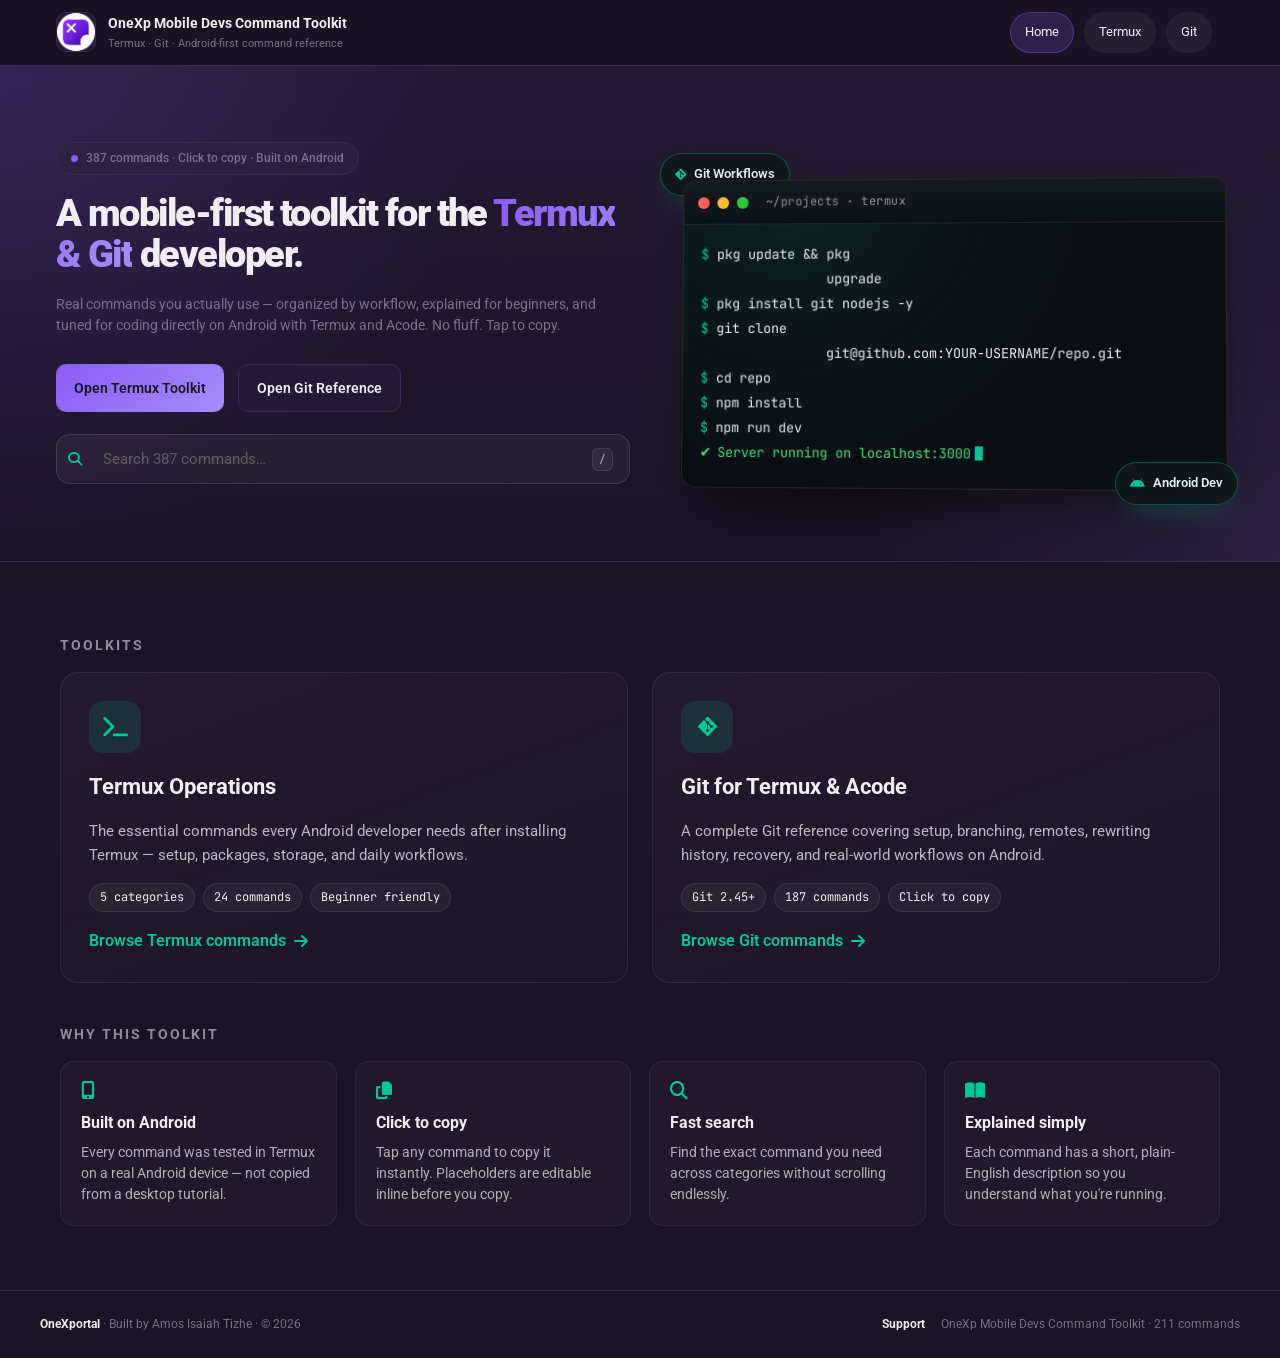
<file: index.html>
<!DOCTYPE html>
<html lang="en">

<head>
  <meta charset="UTF-8">
  <meta name="viewport" content="width=device-width, initial-scale=1.0">

  <!-- Primary SEO -->
  <title>OneXp Mobile Devs Command Toolkit — Termux & Git Command Reference for Android</title>

  <meta name="description"
    content="A handcrafted command toolkit for Android developers. Browse 24 Termux essentials and 187 Git commands — all click-to-copy, optimized for Termux and Acode.">

  <meta name="author" content="Amos Isaiah Tizhe">
  <meta name="publisher" content="OneXportal">

  <link rel="canonical" href="https://devtoolkit.onexportalhq.com/">

  <meta name="robots" content="index, follow, max-image-preview:large, max-snippet:-1, max-video-preview:-1">

  <meta name="application-name" content="OneXp Mobile Devs Command Toolkit">

  <!-- PWA -->
  <meta name="theme-color" content="#0d1117">
  <meta name="mobile-web-app-capable" content="yes">
  <meta name="apple-mobile-web-app-capable" content="yes">
  <meta name="apple-mobile-web-app-status-bar-style" content="black-translucent">
  <meta name="apple-mobile-web-app-title" content="OneXp Toolkit">

  <!-- Open Graph -->
  <meta property="og:type" content="website">
  <meta property="og:site_name" content="OneXp Mobile Devs Command Toolkit">
  <meta property="og:title" content="OneXp Mobile Devs Command Toolkit — Termux & Git Command Reference for Android">
  <meta property="og:description"
    content="A handcrafted, offline-first command toolkit for Android developers. Browse Termux and Git commands with click-to-copy support and full offline access.">
  <meta property="og:url" content="https://devtoolkit.onexportalhq.com/">
  <meta property="og:image" content="https://devtoolkit.onexportalhq.com/img/icon-512.png">
  <meta property="og:image:width" content="512">
  <meta property="og:image:height" content="512">
  <meta property="og:locale" content="en_US">

  <!-- Twitter / X -->
  <meta name="twitter:card" content="summary_large_image">
  <meta name="twitter:title" content="OneXp Mobile Devs Command Toolkit">
  <meta name="twitter:description"
    content="Offline-first Termux & Git command reference for Android developers. Built for Termux and Acode.">
  <meta name="twitter:image" content="https://devtoolkit.onexportalhq.com/img/icon-512.png">

  <!-- Structured Data -->
  <script type="application/ld+json">
  {
    "@context": "https://schema.org",
    "@graph": [
      {
        "@type": "WebSite",
        "@id": "https://devtoolkit.onexportalhq.com/#website",
        "url": "https://devtoolkit.onexportalhq.com/",
        "name": "OneXp Mobile Devs Command Toolkit",
        "description": "Offline-first Termux and Git command reference for Android developers.",
        "inLanguage": "en",
        "publisher": {
          "@id": "https://devtoolkit.onexportalhq.com/#organization"
        }
      },
      {
        "@type": "Organization",
        "@id": "https://devtoolkit.onexportalhq.com/#organization",
        "name": "OneXportal",
        "url": "https://devtoolkit.onexportalhq.com/",
        "logo": {
          "@type": "ImageObject",
          "url": "https://devtoolkit.onexportalhq.com/img/logo.png"
        }
      },
      {
        "@type": "Person",
        "@id": "https://devtoolkit.onexportalhq.com/#author",
        "name": "Amos Isaiah Tizhe",
        "jobTitle": "Founder & Developer",
        "worksFor": {
          "@id": "https://devtoolkit.onexportalhq.com/#organization"
        }
      },
      {
        "@type": "SoftwareApplication",
        "name": "OneXp Mobile Devs Command Toolkit",
        "applicationCategory": "DeveloperApplication",
        "operatingSystem": "Android, Web",
        "url": "https://devtoolkit.onexportalhq.com/",
        "author": {
          "@id": "https://devtoolkit.onexportalhq.com/#author"
        },
        "publisher": {
          "@id": "https://devtoolkit.onexportalhq.com/#organization"
        },
        "offers": {
          "@type": "Offer",
          "price": "0",
          "priceCurrency": "USD"
        },
        "description": "A handcrafted command toolkit for Android developers featuring Termux and Git command references with click-to-copy functionality and offline support."
      }
    ]
  }
  </script>

  <!-- Icons -->
  <link rel="icon" type="image/png" sizes="32x32" href="img/favicon.png">
  <link rel="icon" type="image/png" sizes="16x16" href="img/favicon.png">
  <link rel="apple-touch-icon" href="/img/apple-touch-icon.png">

  <!-- Manifest -->
  <link rel="manifest" href="/manifest.webmanifest">

  <!-- Fonts -->
  <link rel="preconnect" href="https://fonts.googleapis.com">
  <link rel="preconnect" href="https://fonts.gstatic.com" crossorigin>

  <link
    href="https://fonts.googleapis.com/css2?family=Roboto:wght@400;500;700;900&family=JetBrains+Mono:wght@400;500;700&display=swap"
    rel="stylesheet">

  <!-- Font Awesome -->
  <link rel="stylesheet" href="https://cdnjs.cloudflare.com/ajax/libs/font-awesome/6.5.1/css/all.min.css">

  <!-- Styles -->
  <link rel="stylesheet" href="assets/css/git-styles.css">

  <style>
    /* Index-only styles — scoped so they don't affect other pages */
    .home-main {
      max-width: 1200px;
      margin: 0 auto;
      padding: 32px 20px 64px;
    }

    .toolkit-grid {
      display: grid;
      grid-template-columns: repeat(auto-fit, minmax(280px, 1fr));
      gap: 24px;
      margin-top: 8px;
    }

    .toolkit-card {
      position: relative;
      display: flex;
      flex-direction: column;
      gap: 16px;
      padding: 28px;
      border-radius: 18px;
      background: linear-gradient(160deg, rgba(255, 255, 255, 0.04), rgba(255, 255, 255, 0.01));
      border: 1px solid rgba(255, 255, 255, 0.08);
      text-decoration: none;
      color: inherit;
      transition: transform .25s ease, border-color .25s ease, box-shadow .25s ease;
      overflow: hidden;
    }

    .toolkit-card::before {
      content: "";
      position: absolute;
      inset: 0;
      background: radial-gradient(600px circle at var(--mx, 50%) var(--my, 0%), rgba(0, 200, 150, 0.12), transparent 40%);
      opacity: 0;
      transition: opacity .3s ease;
      pointer-events: none;
    }

    .toolkit-card:hover {
      transform: translateY(-4px);
      border-color: rgba(0, 200, 150, 0.4);
      box-shadow: 0 18px 40px -20px rgba(0, 200, 150, 0.35);
    }

    .toolkit-card:hover::before {
      opacity: 1;
    }

    .toolkit-icon {
      width: 52px;
      height: 52px;
      display: grid;
      place-items: center;
      border-radius: 14px;
      background: rgba(0, 200, 150, 0.12);
      color: #00c896;
      font-size: 22px;
    }

    .toolkit-card h3 {
      margin: 0;
      font-size: 22px;
      font-weight: 700;
    }

    .toolkit-card p {
      margin: 0;
      opacity: .75;
      line-height: 1.55;
      font-size: 15px;
    }

    .toolkit-meta {
      display: flex;
      flex-wrap: wrap;
      gap: 8px;
      font-family: "JetBrains Mono", monospace;
      font-size: 12px;
    }

    .toolkit-meta span {
      padding: 4px 10px;
      border-radius: 999px;
      background: rgba(255, 255, 255, 0.05);
      border: 1px solid rgba(255, 255, 255, 0.08);
    }

    .toolkit-cta {
      margin-top: auto;
      display: inline-flex;
      align-items: center;
      gap: 8px;
      font-weight: 600;
      color: #00c896;
    }

    .toolkit-cta i {
      transition: transform .25s ease;
    }

    .toolkit-card:hover .toolkit-cta i {
      transform: translateX(4px);
    }

    .section-title {
      font-size: 14px;
      letter-spacing: .14em;
      text-transform: uppercase;
      opacity: .55;
      margin: 40px 0 16px;
      font-weight: 700;
    }

    .features {
      display: grid;
      grid-template-columns: repeat(auto-fit, minmax(220px, 1fr));
      gap: 18px;
    }

    .feature {
      padding: 20px;
      border-radius: 14px;
      background: rgba(255, 255, 255, 0.03);
      border: 1px solid rgba(255, 255, 255, 0.06);
    }

    .feature i {
      color: #00c896;
      font-size: 18px;
      margin-bottom: 10px;
      display: block;
    }

    .feature h4 {
      margin: 0 0 6px;
      font-size: 16px;
    }

    .feature p {
      margin: 0;
      opacity: .7;
      font-size: 14px;
      line-height: 1.5;
    }

    /* ---- Search ---- */
    .search-wrap {
      position: relative;
      margin-top: 22px;
      max-width: 640px;
    }

    .search-box {
      display: flex;
      align-items: center;
      gap: 10px;
      padding: 12px 16px;
      border-radius: 14px;
      background: rgba(255, 255, 255, 0.05);
      border: 1px solid rgba(255, 255, 255, 0.12);
      transition: border-color .2s ease, box-shadow .2s ease;
      width: 100%;
    }

    .search-box:focus-within {
      border-color: rgba(0, 200, 150, 0.55);
      box-shadow: 0 0 0 4px rgba(0, 200, 150, 0.12);
    }

    .search-box i {
      color: #00c896;
      right: auto;
      left: 12px;
      font-size: 14px;
      position: absolute;
      pointer-events: none;
    }

    .search-box input {
      flex: 1;
      background: transparent;
      border: 0;
      outline: 0;
      color: inherit;
      font: inherit;
      font-size: 15px;
      padding-left: 30px;
    }

    .search-box input::placeholder {
      opacity: .7;
    }

    .search-box kbd {
      font-family: "JetBrains Mono", monospace;
      font-size: 11px;
      padding: 2px 6px;
      border-radius: 6px;
      background: rgba(255, 255, 255, 0.08);
      border: 1px solid rgba(255, 255, 255, 0.12);
      opacity: .7;
    }

    .search-results {
      position: absolute;
      top: calc(100% + 8px);
      left: 0;
      right: 0;
      max-height: 60vh;
      overflow-y: auto;
      background: #111;
      color: #fff;
      border: 1px solid rgba(255, 255, 255, 0.12);
      border-radius: 14px;
      box-shadow: 0 20px 50px -20px rgba(0, 0, 0, 0.6);
      z-index: 50;
      display: none;
    }

    .search-results.open {
      display: block;
    }

    .search-status {
      padding: 14px 16px;
      font-size: 13px;
      opacity: .7;
    }

    .search-group-title {
      padding: 10px 16px 6px;
      font-size: 11px;
      letter-spacing: .14em;
      text-transform: uppercase;
      opacity: .55;
      font-weight: 700;
      position: sticky;
      top: 0;
      background: #111;
    }

    .search-item {
      display: block;
      padding: 10px 16px;
      text-decoration: none;
      color: inherit;
      border-top: 1px solid rgba(255, 255, 255, 0.04);
    }

    .search-item:hover,
    .search-item.active {
      background: rgba(0, 200, 150, 0.10);
    }

    .search-item code {
      font-family: "JetBrains Mono", monospace;
      font-size: 13px;
      color: #00c896;
      display: block;
      white-space: nowrap;
      overflow: hidden;
      text-overflow: ellipsis;
    }

    .search-item .desc {
      font-size: 12px;
      opacity: .65;
      margin-top: 2px;
      white-space: nowrap;
      overflow: hidden;
      text-overflow: ellipsis;
    }

    .search-item mark {
      background: rgba(0, 200, 150, 0.30);
      color: inherit;
      padding: 0 1px;
      border-radius: 2px;
    }

    /* ---- Hero layout with terminal ---- */
    .hero-inner {
      display: grid;
      grid-template-columns: 1.05fr 1fr;
      gap: 48px;
      align-items: center;
    }

    @media (max-width: 960px) {
      .hero-inner {
        grid-template-columns: 1fr;
        gap: 36px;
      }
    }

    .hero-visual {
      position: relative;
      margin-top: 2.5rem;
    }

    .terminal {
      position: relative;
      border-radius: 14px;
      background: #0b0f14;
      border: 1px solid rgba(255, 255, 255, 0.10);
      box-shadow: 0 30px 60px -25px rgba(0, 0, 0, 0.7),
        0 0 0 1px rgba(0, 200, 150, 0.08) inset;
      overflow: hidden;
      font-family: "JetBrains Mono", monospace;
      transform: perspective(1400px) rotateY(-4deg) rotateX(2deg);
      transition: transform .4s ease;
    }

    .terminal:hover {
      transform: perspective(1400px) rotateY(-2deg) rotateX(1deg);
    }

    .terminal-head {
      display: flex;
      align-items: center;
      gap: 8px;
      padding: 12px 14px;
      background: linear-gradient(180deg, #14191f, #0d1217);
      border-bottom: 1px solid rgba(255, 255, 255, 0.06);
    }

    .terminal-dot {
      width: 12px;
      height: 12px;
      border-radius: 50%;
      display: inline-block;
    }

    .terminal-dot.r {
      background: #ff5f57;
    }

    .terminal-dot.y {
      background: #febc2e;
    }

    .terminal-dot.g {
      background: #28c840;
    }

    .terminal-title {
      margin-left: 10px;
      font-size: 12px;
      color: rgba(255, 255, 255, 0.55);
      letter-spacing: .04em;
    }

    .terminal-body {
      padding: 18px 18px 22px;
      font-size: 13.5px;
      line-height: 1.85;
      color: #e6edf3;
      background:
        radial-gradient(600px circle at 20% -20%, rgba(0, 200, 150, 0.10), transparent 50%),
        #0b0f14;
      min-height: 260px;
    }

    .terminal-body .line {
      display: block;
      white-space: pre-wrap;
    }

    .terminal-body .prompt {
      color: #00c896;
      user-select: none;
      margin-right: 8px;
    }

    .terminal-body .cmd {
      color: #e6edf3;
    }

    .terminal-body .ok {
      color: #4ade80;
    }

    .terminal-body .tick {
      color: #4ade80;
      margin-right: 6px;
    }

    .terminal-body .cursor {
      display: inline-block;
      width: 8px;
      height: 1em;
      vertical-align: -2px;
      background: #00c896;
      margin-left: 4px;
      animation: blink 1s steps(1) infinite;
    }

    @keyframes blink {
      50% {
        opacity: 0;
      }
    }

    .terminal-line.typing {
      visibility: hidden;
    }

    .terminal-line.typing.shown {
      visibility: visible;
    }

    /* Floating badges */
    .float-badge {
      position: absolute;
      display: inline-flex;
      align-items: center;
      gap: 8px;
      padding: 10px 14px;
      border-radius: 999px;
      background: rgba(17, 22, 28, 0.92);
      backdrop-filter: blur(6px);
      border: 1px solid rgba(0, 200, 150, 0.35);
      color: #e6edf3;
      font-size: 13px;
      font-weight: 600;
      box-shadow: 0 14px 30px -14px rgba(0, 200, 150, 0.45);
      animation: floatY 5s ease-in-out infinite;
    }

    .float-badge i {
      color: #00c896;
    }

    .float-badge.tl {
      top: -25px;
      left: -18px;
      animation-delay: -1s;
    }

    .float-badge.br {
      bottom: -16px;
      right: -14px;
      animation-delay: -3s;
    }

    @keyframes floatY {

      0%,
      100% {
        transform: translateY(0);
      }

      50% {
        transform: translateY(-8px);
      }
    }

    @media (max-width: 480px) {
      .float-badge.tl {
        left: 8px;
      }

      .float-badge.br {
        right: 8px;
      }
    }
  </style>
</head>

<body>
  <!-- Header -->
  <header class="header">
    <div class="header-inner">
      <div class="header-left">
        <div class="logo-box">
          <img src="img/logo.png" alt="OneXportal Logo" class="logo-img">
        </div>
        <div class="brand">
          <div class="brand-text">OneXp Mobile Devs Command Toolkit</div>
          <div class="brand-sub">Termux · Git · Android-first command reference</div>
        </div>
      </div>

      <div class="header-right">
        <input type="checkbox" id="navToggle" class="nav-toggle-input" hidden>
        <label for="navToggle" class="nav-toggle-btn" aria-label="Toggle navigation">
          <i class="fa-solid fa-bars"></i>
          <i class="fa-solid fa-xmark"></i>
        </label>

        <nav class="header-nav" aria-label="Primary navigation">
          <a href="index.html" class="nav-link active">Home</a>
          <a href="termux-ops.html" class="nav-link">Termux</a>
          <a href="git-termux.html" class="nav-link">Git</a>
        </nav>
      </div>
    </div>

  </header>

  <!-- Hero -->
  <section class="hero">
    <div class="hero-inner">
      <div class="hero-content">
        <span class="hero-badge">
          <span class="pulse-dot"></span>
          387 commands · Click to copy · Built on Android
        </span>

        <h1>
          A mobile-first toolkit for the
          <span class="gradient">Termux &amp; Git</span>
          developer.
        </h1>

        <p class="hero-description">
          Real commands you actually use — organized by workflow, explained for beginners,
          and tuned for coding directly on Android with Termux and Acode. No fluff. Tap to copy.
        </p>

        <div class="hero-actions">
          <a href="termux-ops.html" class="hero-btn primary-btn">Open Termux Toolkit</a>
          <a href="git-termux.html" class="hero-btn secondary-btn">Open Git Reference</a>
        </div>

        <div class="search-wrap">
          <div class="search-box" role="search">
            <i class="fa-solid fa-magnifying-glass"></i>
            <input id="globalSearch" type="search" autocomplete="off" spellcheck="false"
              placeholder="Search 387 commands…" aria-label="Search commands across toolkits"
              aria-controls="searchResults">
            <kbd>/</kbd>
          </div>
          <div id="searchResults" class="search-results" role="listbox" aria-label="Search results"></div>
        </div>
      </div>

      <!-- Hero visual: animated terminal -->
      <div class="hero-visual">
        <div class="float-badge tl"><i class="fa-brands fa-git-alt"></i> Git Workflows</div>

        <div class="terminal" aria-hidden="true">
          <div class="terminal-head">
            <span class="terminal-dot r"></span>
            <span class="terminal-dot y"></span>
            <span class="terminal-dot g"></span>
            <span class="terminal-title">~/projects · termux</span>
          </div>
          <div class="terminal-body" id="termBody">
            <span class="line"><span class="prompt">$</span><span class="cmd">pkg update &amp;&amp; pkg
                upgrade</span></span>
            <span class="line"><span class="prompt">$</span><span class="cmd">pkg install git nodejs -y</span></span>
            <span class="line"><span class="prompt">$</span><span class="cmd">git clone
                git@github.com:YOUR-USERNAME/repo.git</span></span>
            <span class="line"><span class="prompt">$</span><span class="cmd">cd repo</span></span>
            <span class="line"><span class="prompt">$</span><span class="cmd">npm install</span></span>
            <span class="line"><span class="prompt">$</span><span class="cmd">npm run dev</span></span>
            <span class="line"><span class="tick">✔</span><span class="ok">Server running on localhost:3000</span><span
                class="cursor"></span></span>
          </div>
        </div>

        <div class="float-badge br"><i class="fa-brands fa-android"></i> Android Dev</div>
      </div>
    </div>
  </section>

  <!-- Main -->
  <main id="mainContent" class="home-main">

    <div class="section-title">Toolkits</div>
    <div class="toolkit-grid">

      <a href="termux-ops.html" class="toolkit-card" data-tilt>
        <div class="toolkit-icon"><i class="fa-solid fa-terminal"></i></div>
        <h3>Termux Operations</h3>
        <p>The essential commands every Android developer needs after installing Termux — setup, packages, storage, and
          daily workflows.</p>
        <div class="toolkit-meta">
          <span>5 categories</span>
          <span>24 commands</span>
          <span>Beginner friendly</span>
        </div>
        <span class="toolkit-cta">Browse Termux commands <i class="fa-solid fa-arrow-right"></i></span>
      </a>

      <a href="git-termux.html" class="toolkit-card" data-tilt>
        <div class="toolkit-icon"><i class="fa-brands fa-git-alt"></i></div>
        <h3>Git for Termux &amp; Acode</h3>
        <p>A complete Git reference covering setup, branching, remotes, rewriting history, recovery, and real-world
          workflows on Android.</p>
        <div class="toolkit-meta">
          <span>Git 2.45+</span>
          <span>187 commands</span>
          <span>Click to copy</span>
        </div>
        <span class="toolkit-cta">Browse Git commands <i class="fa-solid fa-arrow-right"></i></span>
      </a>

    </div>

    <div class="section-title">Why this toolkit</div>
    <div class="features">
      <div class="feature">
        <i class="fa-solid fa-mobile-screen-button"></i>
        <h4>Built on Android</h4>
        <p>Every command was tested in Termux on a real Android device — not copied from a desktop tutorial.</p>
      </div>
      <div class="feature">
        <i class="fa-solid fa-copy"></i>
        <h4>Click to copy</h4>
        <p>Tap any command to copy it instantly. Placeholders are editable inline before you copy.</p>
      </div>
      <div class="feature">
        <i class="fa-solid fa-magnifying-glass"></i>
        <h4>Fast search</h4>
        <p>Find the exact command you need across categories without scrolling endlessly.</p>
      </div>
      <div class="feature">
        <i class="fa-solid fa-book-open"></i>
        <h4>Explained simply</h4>
        <p>Each command has a short, plain-English description so you understand what you're running.</p>
      </div>
    </div>

  </main>

  <!-- Footer -->
  <footer class="footer">
    <div class="footer-inner">
      <div>
        <a href="https://onexportalhq.com/about-onexportal/" target="_blank"><strong>OneXportal</strong></a>
        · Built by Amos Isaiah Tizhe · © 2026
      </div>
      <div class="footer-links">
        <a href="https://onexportalhq.com/contact-us/" target="_blank"><strong>Support</strong></a>
        <span>OneXp Mobile Devs Command Toolkit · 211 commands</span>
      </div>
    </div>
  </footer>
  <div id="install-banner"
    style="display:none;position:fixed;bottom:0;left:0;right:0;background:#0d1117;color:#c9d1d9;padding:12px 16px;font-family:system-ui,sans-serif;font-size:14px;z-index:1000;border-top:1px solid #30363d;align-items:center;justify-content:space-between;gap:12px;">
    <span>Install OneXp Mobile Devs Command Toolkit for offline access</span>
    <div style="display:flex;gap:8px;">
      <button id="install-btn"
        style="background:#8b5cf6;color:#fff;border:none;padding:8px 14px;border-radius:6px;font-size:14px;cursor:pointer;font-weight:500;">Install</button>
      <button id="dismiss-btn"
        style="background:transparent;color:#8b949e;border:1px solid #30363d;padding:8px 14px;border-radius:6px;font-size:14px;cursor:pointer;">Dismiss</button>
    </div>
  </div>
  <script>
    // Subtle hover-glow tracking on toolkit cards (progressive enhancement)
    document.querySelectorAll('[data-tilt]').forEach(card => {
      card.addEventListener('pointermove', e => {
        const r = card.getBoundingClientRect();
        card.style.setProperty('--mx', `${e.clientX - r.left}px`);
        card.style.setProperty('--my', `${e.clientY - r.top}px`);
      });
    });

    /* ---------------- Global Search (JSON-indexed) ---------------- */
    (function () {
      const input = document.getElementById('globalSearch');
      const results = document.getElementById('searchResults');
      if (!input || !results) return;

      const SOURCES = [
        { label: 'Termux Operations', url: 'termux-ops.html', data: 'assets/data/commands-termux.json' },
        { label: 'Git for Termux & Acode', url: 'git-termux.html', data: 'assets/data/commands-git.json' },
      ];

      let index = null;
      let loading = null;
      let activeIdx = -1;

      function escapeHtml(s) {
        return String(s).replace(/[&<>"']/g, c => ({
          '&': '&amp;', '<': '&lt;', '>': '&gt;', '"': '&quot;', "'": '&#39;'
        }[c]));
      }
      function highlight(text, q) {
        const esc = escapeHtml(text);
        if (!q) return esc;
        const re = new RegExp('(' + q.replace(/[.*+?^${}()|[\]\\]/g, '\\$&') + ')', 'ig');
        return esc.replace(re, '<mark>$1</mark>');
      }

      // Flatten a {categories:[{commands:[...]}, ...]} JSON file into search items.
      function flatten(json, source) {
        const out = [];
        const cats = (json && json.categories) || [];
        cats.forEach(cat => {
          (cat.commands || []).forEach(cmd => {
            const command = (cmd.command || cmd.code || '').trim();
            if (!command) return;
            out.push({
              label: source.label,
              url: source.url,
              anchor: cmd.id ? '#cmd-' + cmd.id : '',
              cmd: command,
              title: (cmd.title || '').trim(),
              desc: (cmd.description || cmd.whenToUse || '').trim().replace(/\s+/g, ' ').slice(0, 200)
            });
          });
        });
        return out;
      }

      async function buildIndex() {
        if (index) return index;
        if (loading) return loading;
        results.classList.add('open');
        results.innerHTML = '<div class="search-status">Indexing commands…</div>';
        loading = Promise.all(SOURCES.map(async src => {
          try {
            const res = await fetch(src.data, { credentials: 'same-origin' });
            if (!res.ok) throw new Error('HTTP ' + res.status);
            const json = await res.json();
            return flatten(json, src);
          } catch (e) {
            console.warn('Search: failed to index', src.data, e);
            return [];
          }
        })).then(chunks => { index = chunks.flat(); return index; });
        return loading;
      }

      function render(q) {
        if (!q) { results.classList.remove('open'); results.innerHTML = ''; return; }
        if (!index) {
          results.classList.add('open');
          results.innerHTML = '<div class="search-status">Indexing commands…</div>';
          return;
        }
        const ql = q.toLowerCase();
        const matches = index.filter(it =>
          it.cmd.toLowerCase().includes(ql)
          || (it.title && it.title.toLowerCase().includes(ql))
          || (it.desc && it.desc.toLowerCase().includes(ql))
        ).slice(0, 50);

        if (!matches.length) {
          results.classList.add('open');
          results.innerHTML = `<div class="search-status">No commands match “${escapeHtml(q)}”.</div>`;
          return;
        }

        const groups = {};
        matches.forEach(m => { (groups[m.label] ||= []).push(m); });

        let html = '';
        for (const label of Object.keys(groups)) {
          html += `<div class="search-group-title">${escapeHtml(label)} · ${groups[label].length}</div>`;
          html += groups[label].map((m, i) => `
        <a class="search-item" href="${m.url}${m.anchor}" data-idx="${i}">
          <code>${highlight(m.cmd, q)}</code>
          ${m.title ? `<div class="desc"><strong>${highlight(m.title, q)}</strong></div>` : ''}
          ${m.desc ? `<div class="desc">${highlight(m.desc, q)}</div>` : ''}
        </a>
      `).join('');
        }
        results.classList.add('open');
        results.innerHTML = html;
        activeIdx = -1;
      }

      let debounce;
      input.addEventListener('input', () => {
        const q = input.value.trim();
        clearTimeout(debounce);
        if (!q) { results.classList.remove('open'); return; }
        debounce = setTimeout(async () => { await buildIndex(); render(q); }, 120);
      });

      input.addEventListener('focus', () => {
        if (input.value.trim()) results.classList.add('open');
      });

      input.addEventListener('keydown', e => {
        const items = results.querySelectorAll('.search-item');
        if (!items.length) return;
        if (e.key === 'ArrowDown') { e.preventDefault(); activeIdx = (activeIdx + 1) % items.length; }
        else if (e.key === 'ArrowUp') { e.preventDefault(); activeIdx = (activeIdx - 1 + items.length) % items.length; }
        else if (e.key === 'Enter' && activeIdx >= 0) { e.preventDefault(); items[activeIdx].click(); return; }
        else if (e.key === 'Escape') { results.classList.remove('open'); input.blur(); return; }
        else return;
        items.forEach(el => el.classList.remove('active'));
        const el = items[activeIdx];
        if (el) { el.classList.add('active'); el.scrollIntoView({ block: 'nearest' }); }
      });

      document.addEventListener('click', e => {
        if (!e.target.closest('.search-wrap')) results.classList.remove('open');
      });

      document.addEventListener('keydown', e => {
        if (e.key === '/' && !/^(INPUT|TEXTAREA|SELECT)$/.test(document.activeElement.tagName)) {
          e.preventDefault();
          input.focus();
        }
      });
    })();
  </script>
  <!-- Service Worker Registration for PWA functionality -->
  <script>
    if ('serviceWorker' in navigator) {
      window.addEventListener('load', function () {
        navigator.serviceWorker.register('/sw.js').catch(console.warn);
      });
    }
  </script>
  <!-- PWA Install Prompt Handling -->
  <script>
    let deferredPrompt;
    const banner = document.getElementById('install-banner');
    const installBtn = document.getElementById('install-btn');
    const dismissBtn = document.getElementById('dismiss-btn');

    // Don't show if already installed or previously dismissed
    const isDismissed = localStorage.getItem('install-banner-dismissed');
    const isStandalone = window.matchMedia('(display-mode: standalone)').matches || navigator.standalone;

    if (!isDismissed && !isStandalone) {
      window.addEventListener('beforeinstallprompt', (e) => {
        e.preventDefault();
        deferredPrompt = e;
        banner.style.display = 'flex';
      });
    }

    installBtn.addEventListener('click', async () => {
      if (!deferredPrompt) return;
      deferredPrompt.prompt();
      const { outcome } = await deferredPrompt.userChoice;
      if (outcome === 'accepted') {
        banner.style.display = 'none';
      }
      deferredPrompt = null;
    });

    dismissBtn.addEventListener('click', () => {
      banner.style.display = 'none';
      localStorage.setItem('install-banner-dismissed', '1');
    });
  </script>
</body>

</html>
</file>
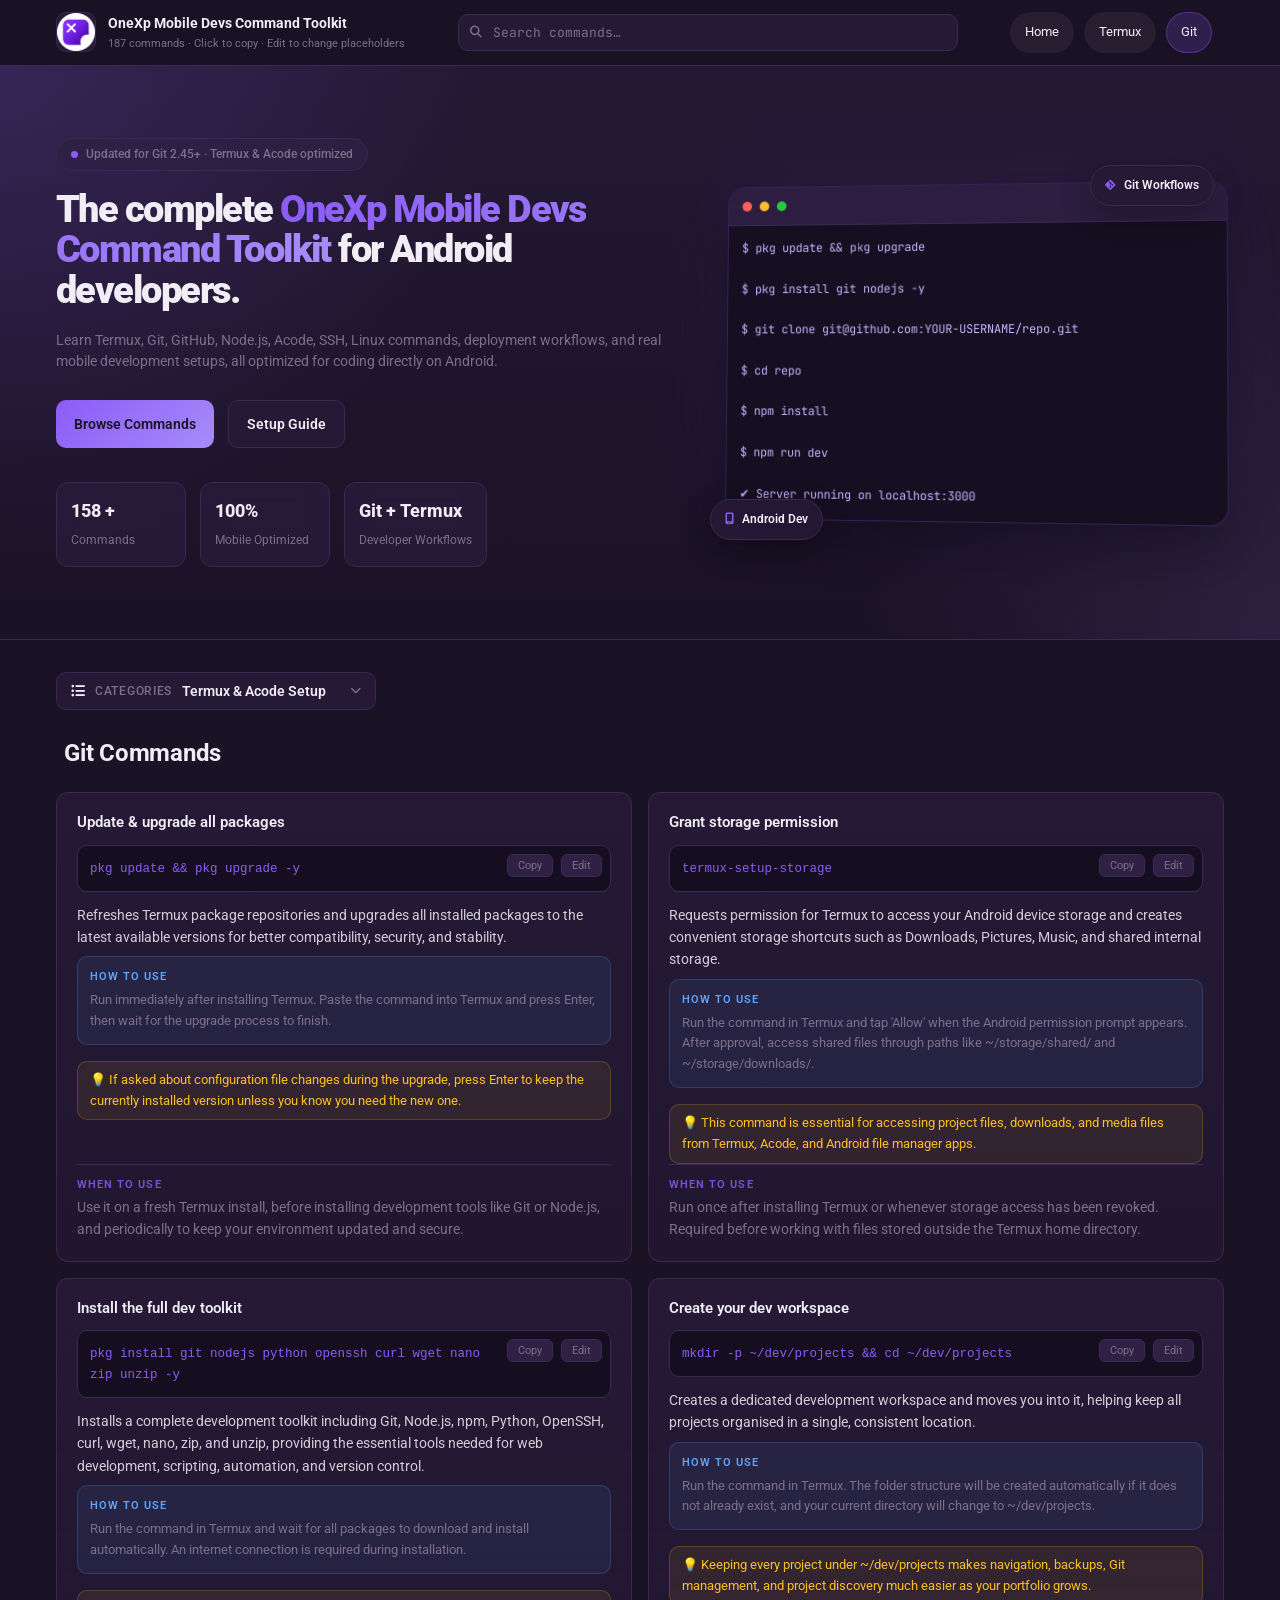
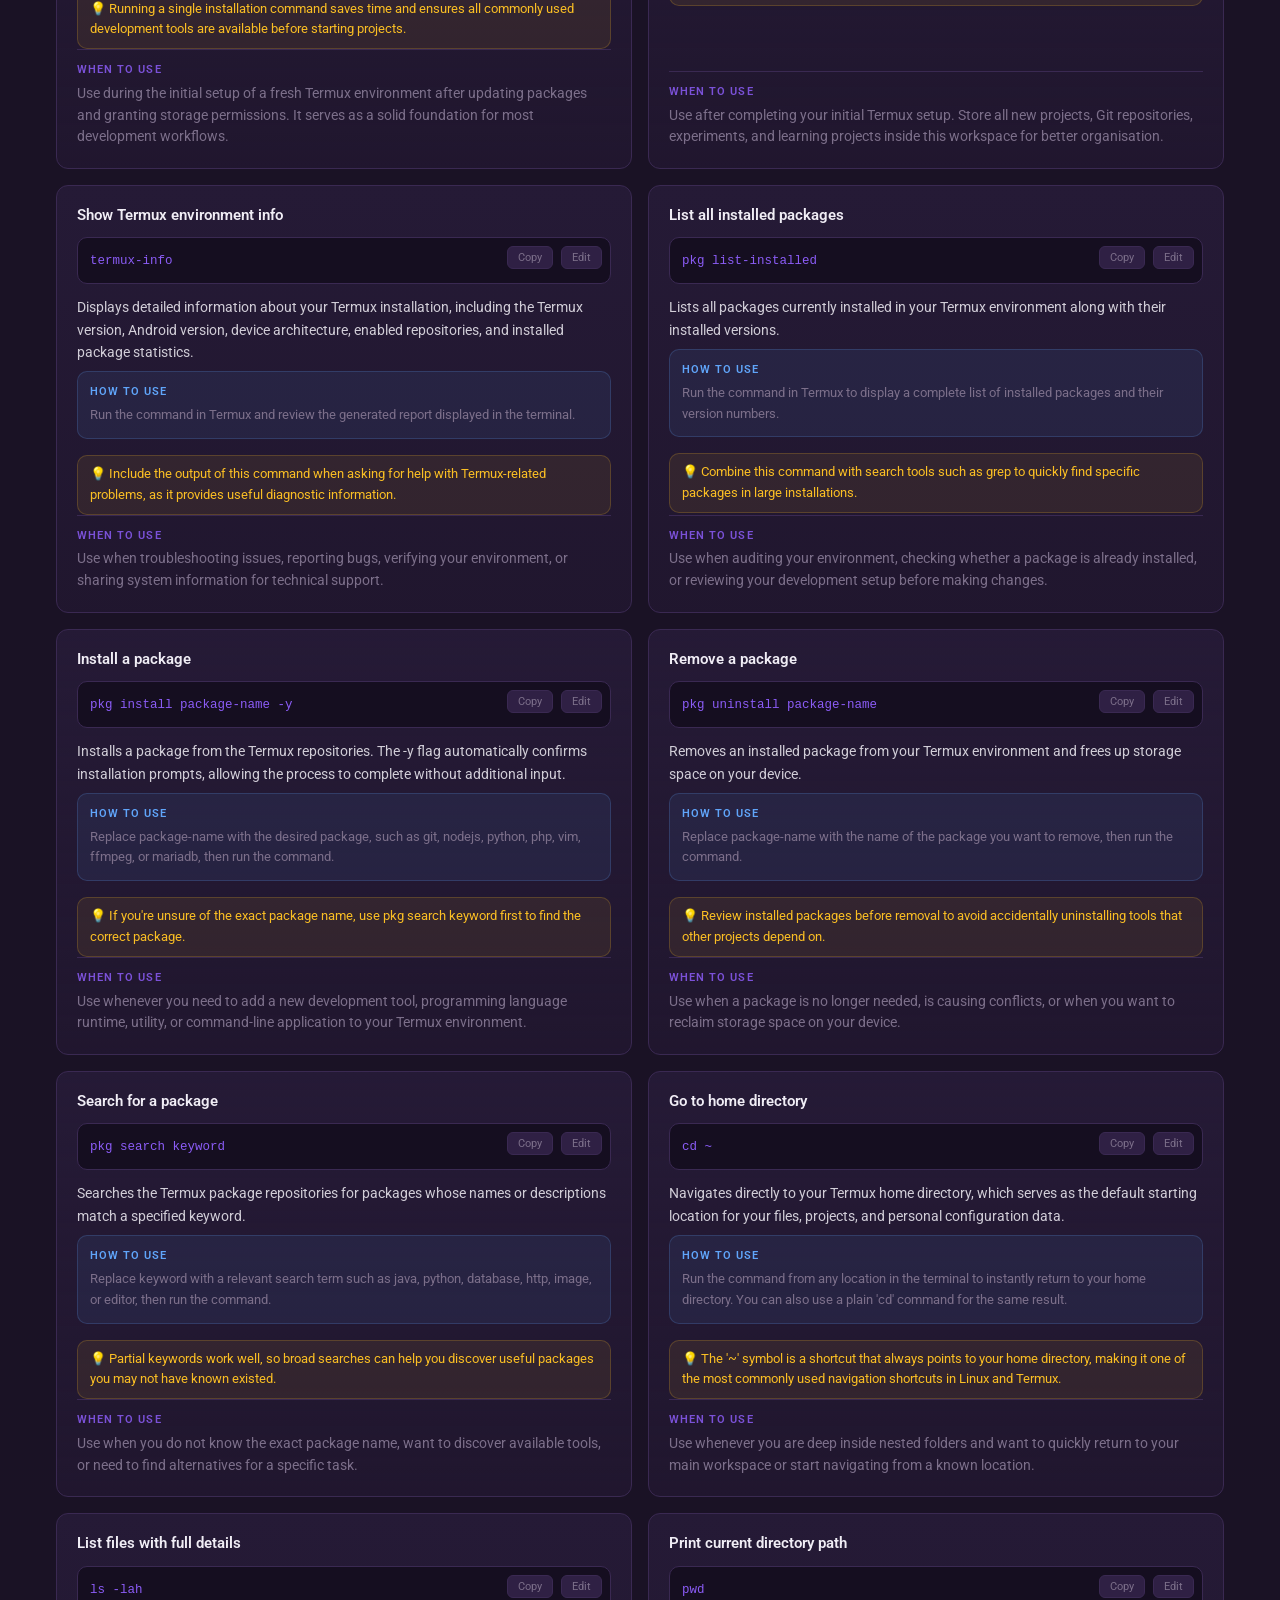
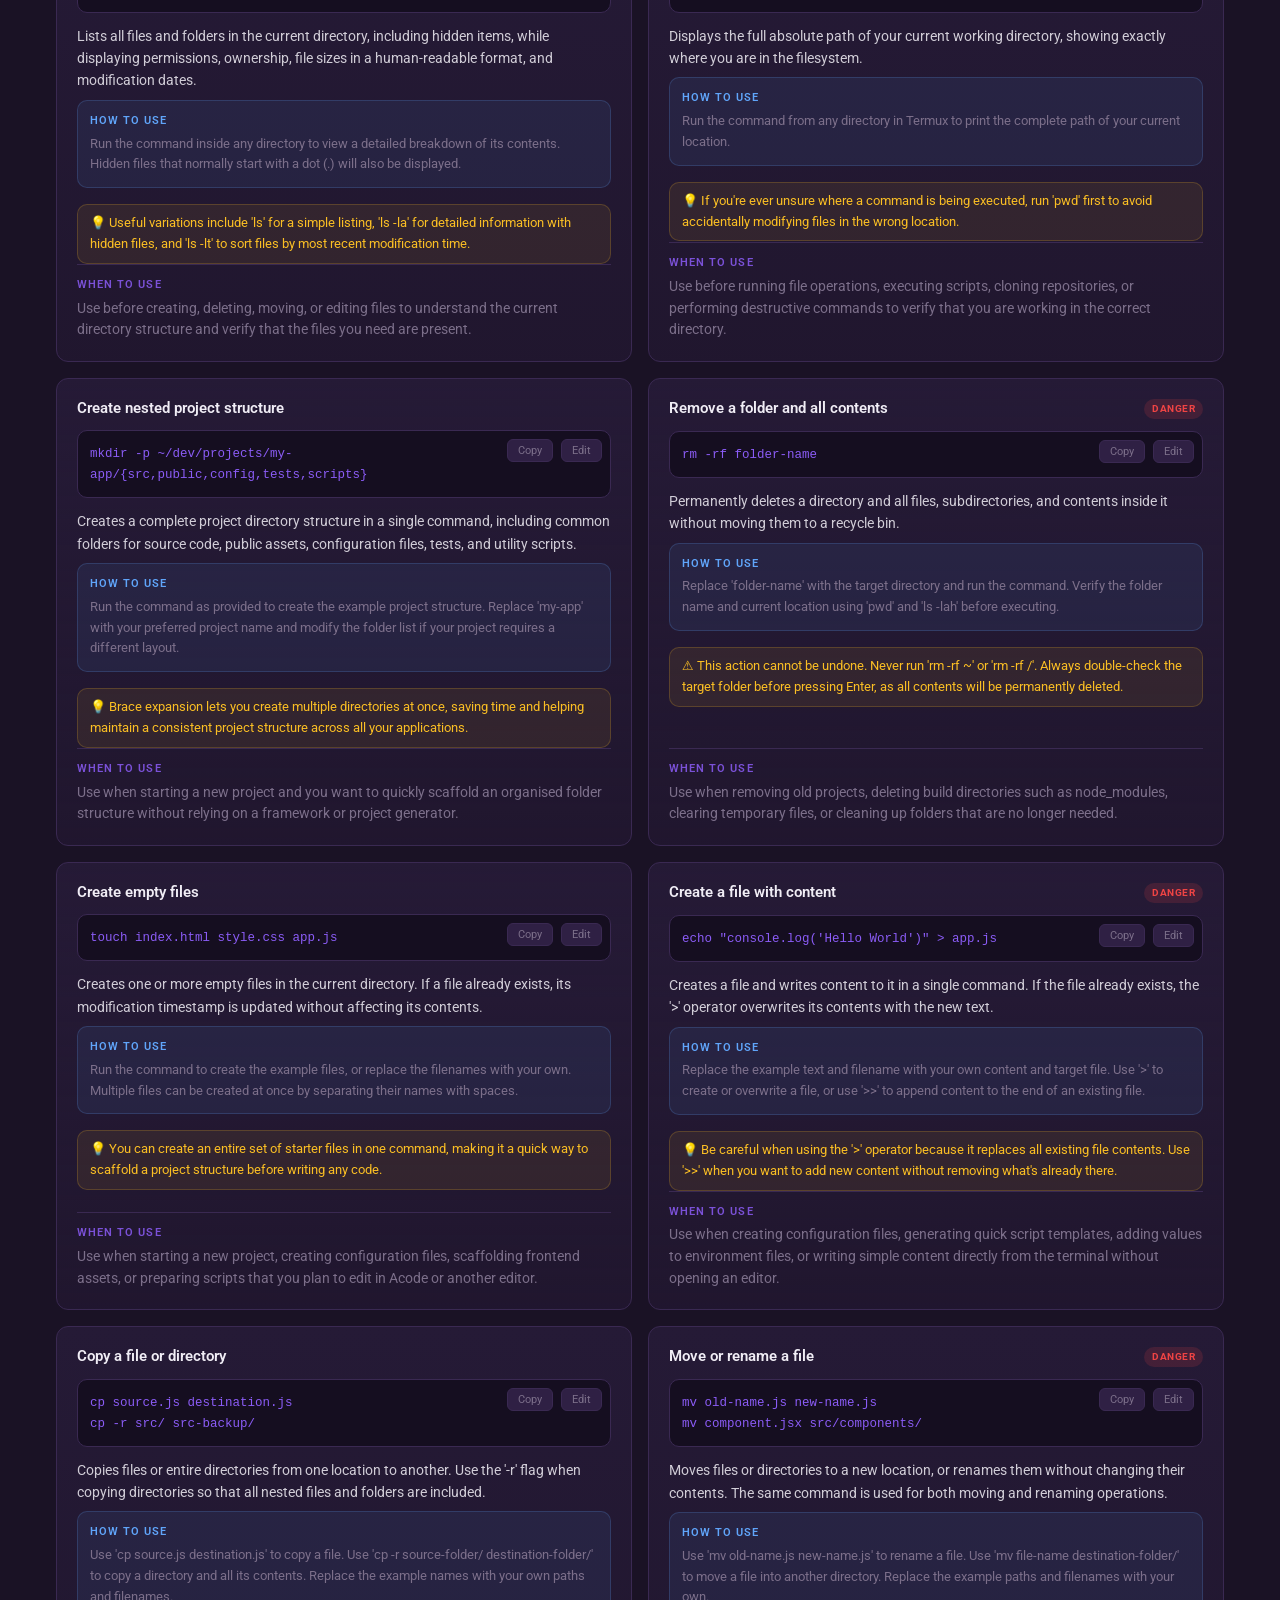
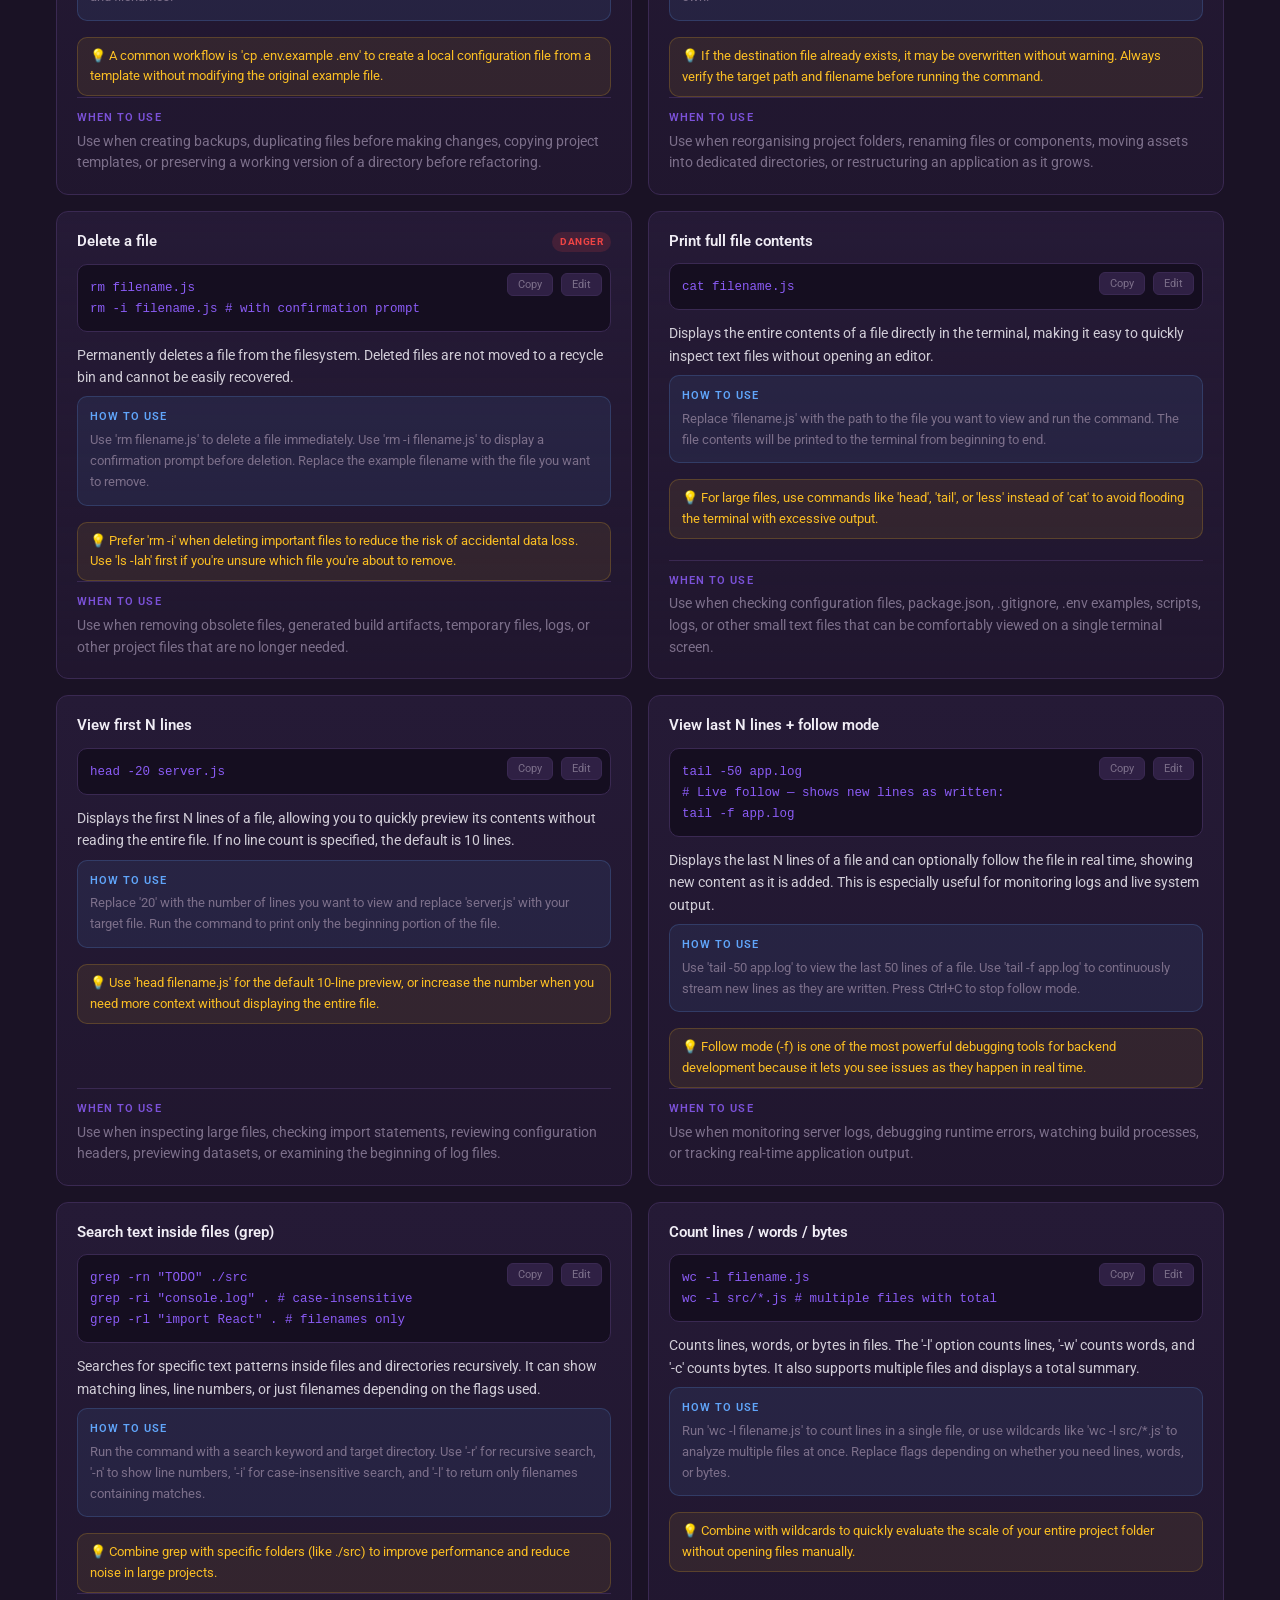
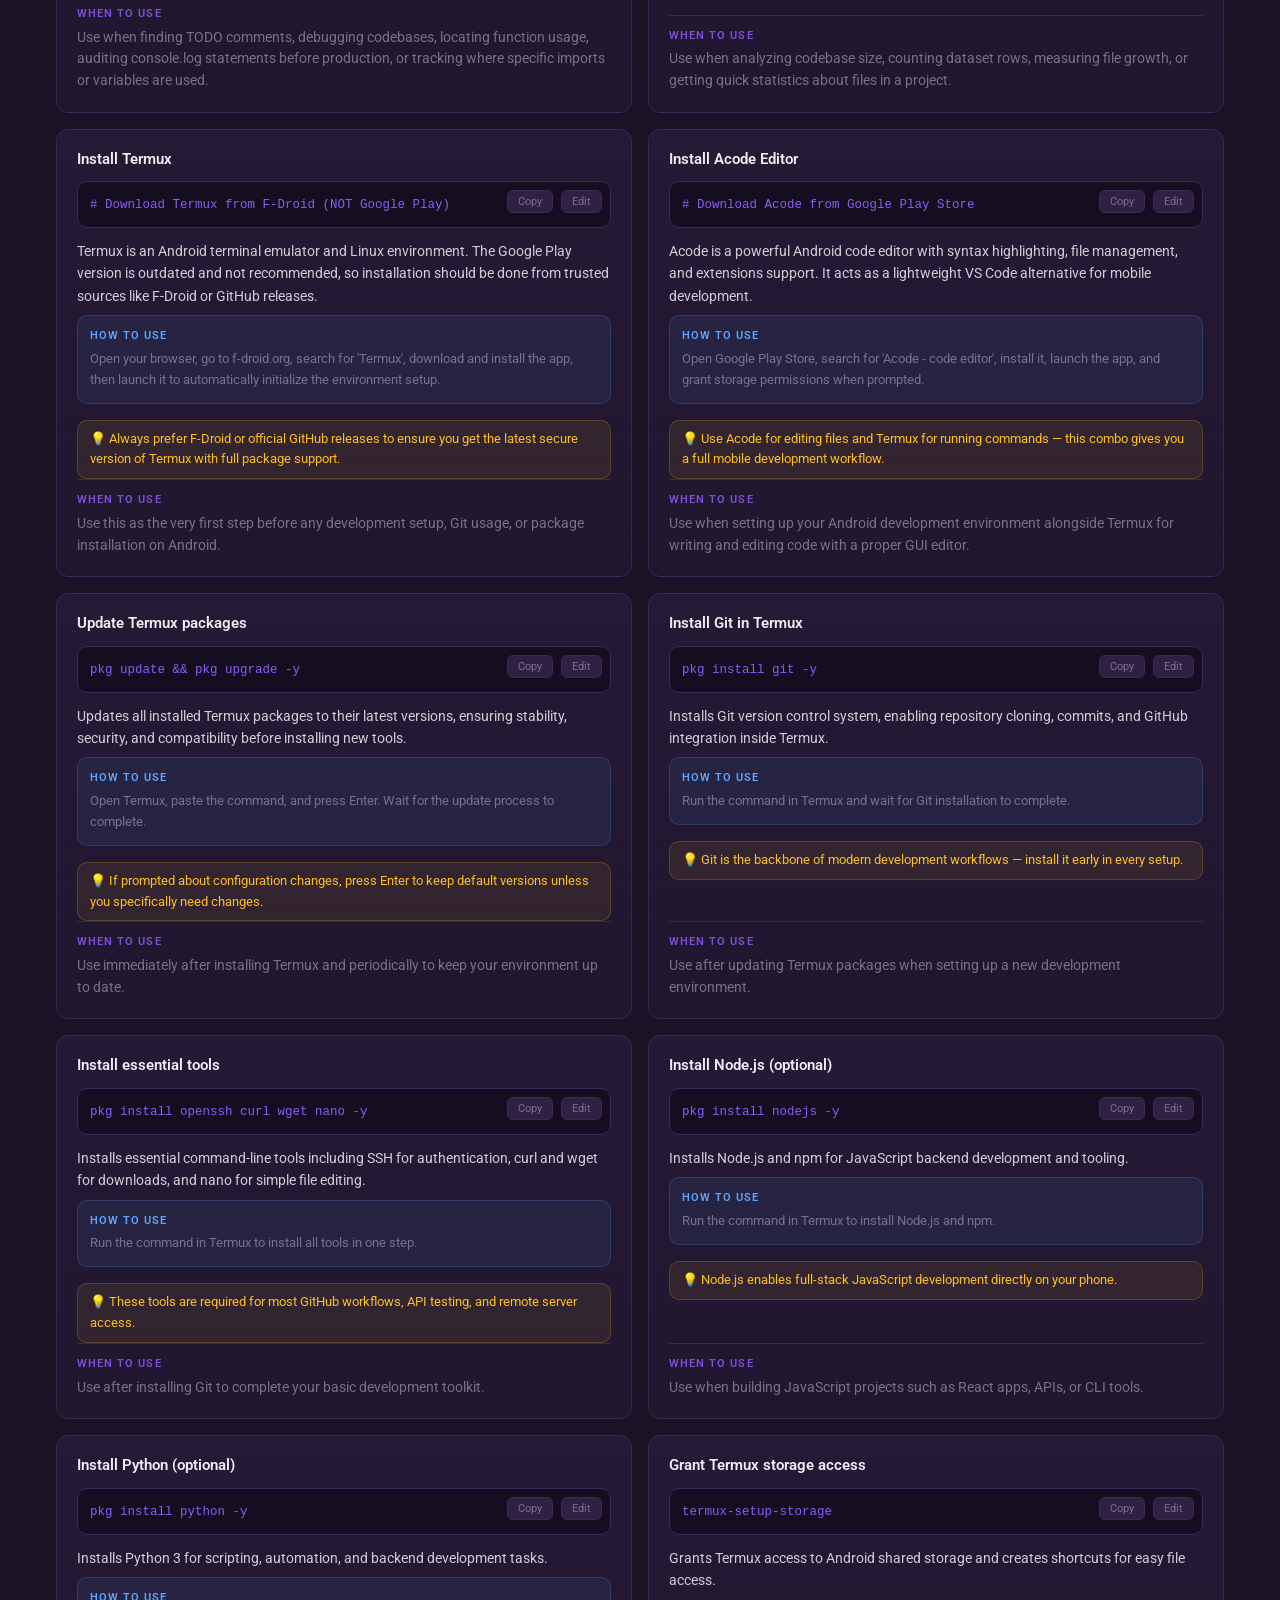
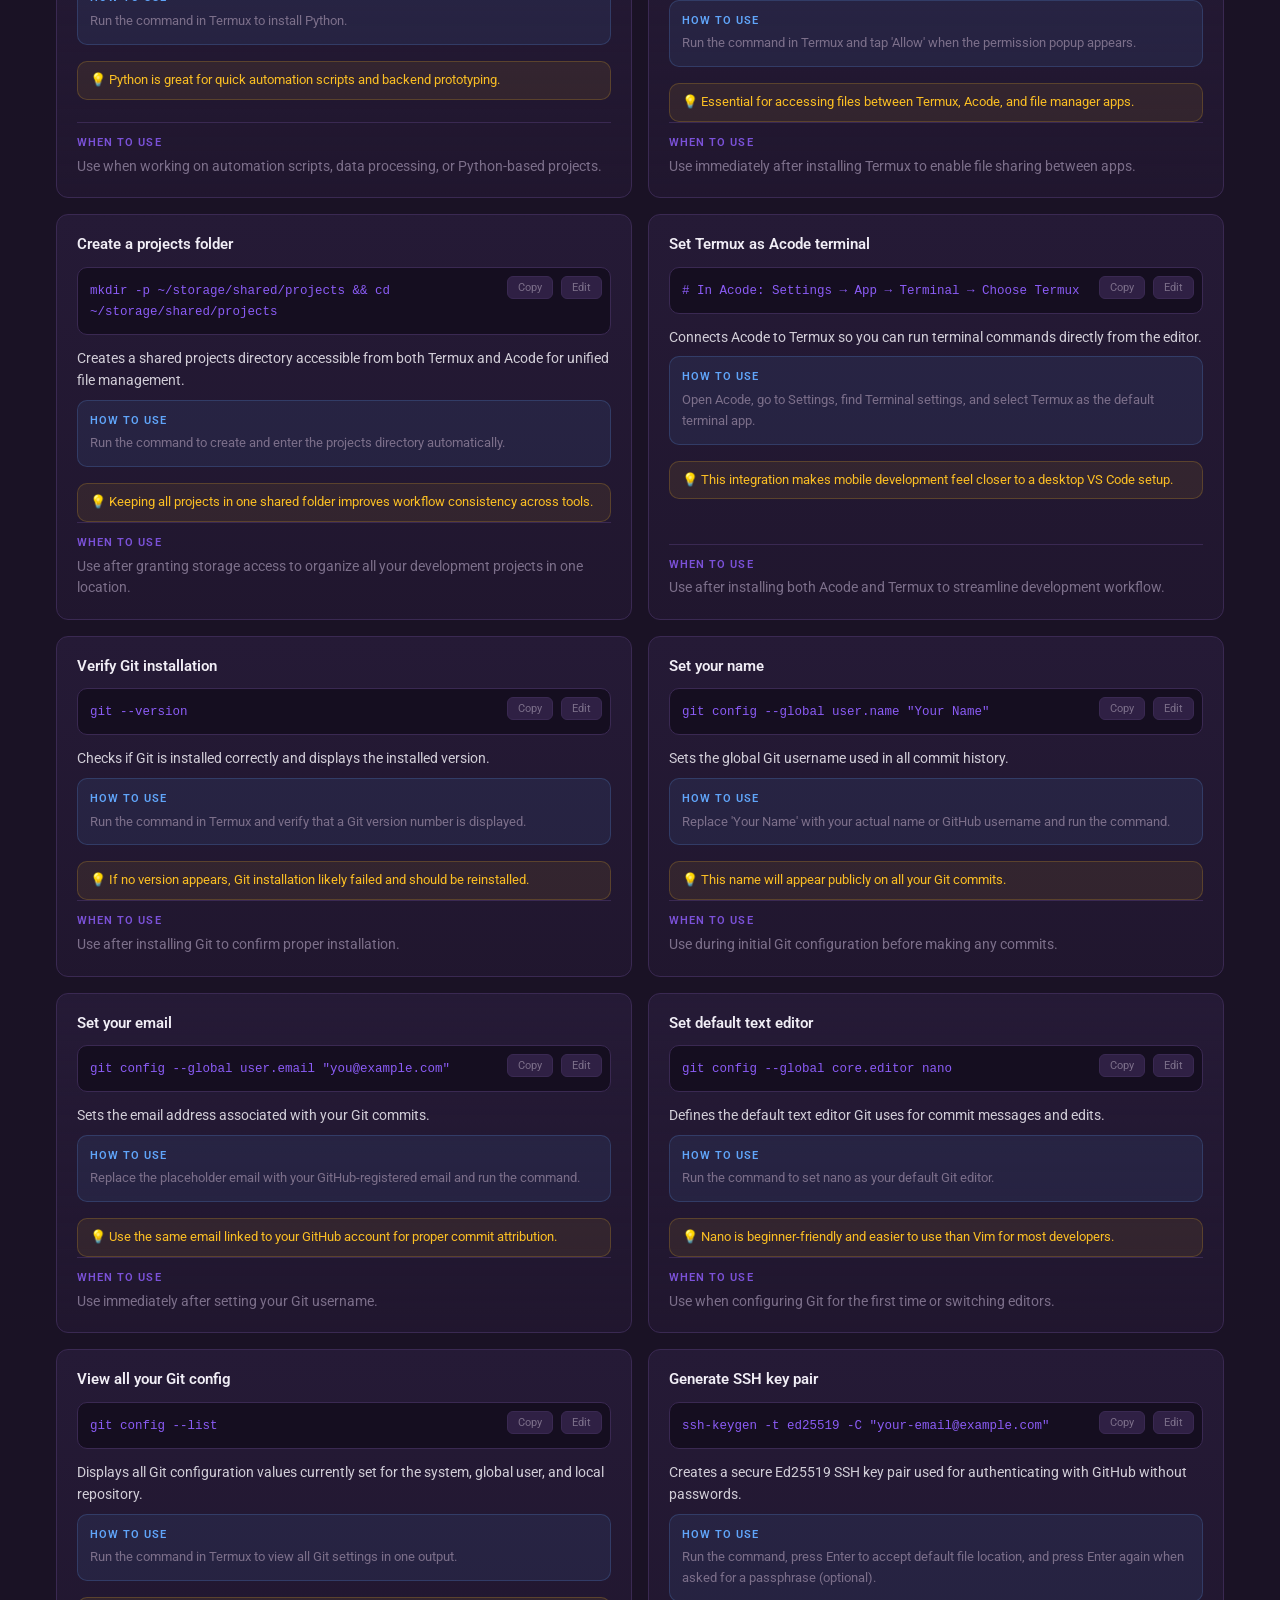
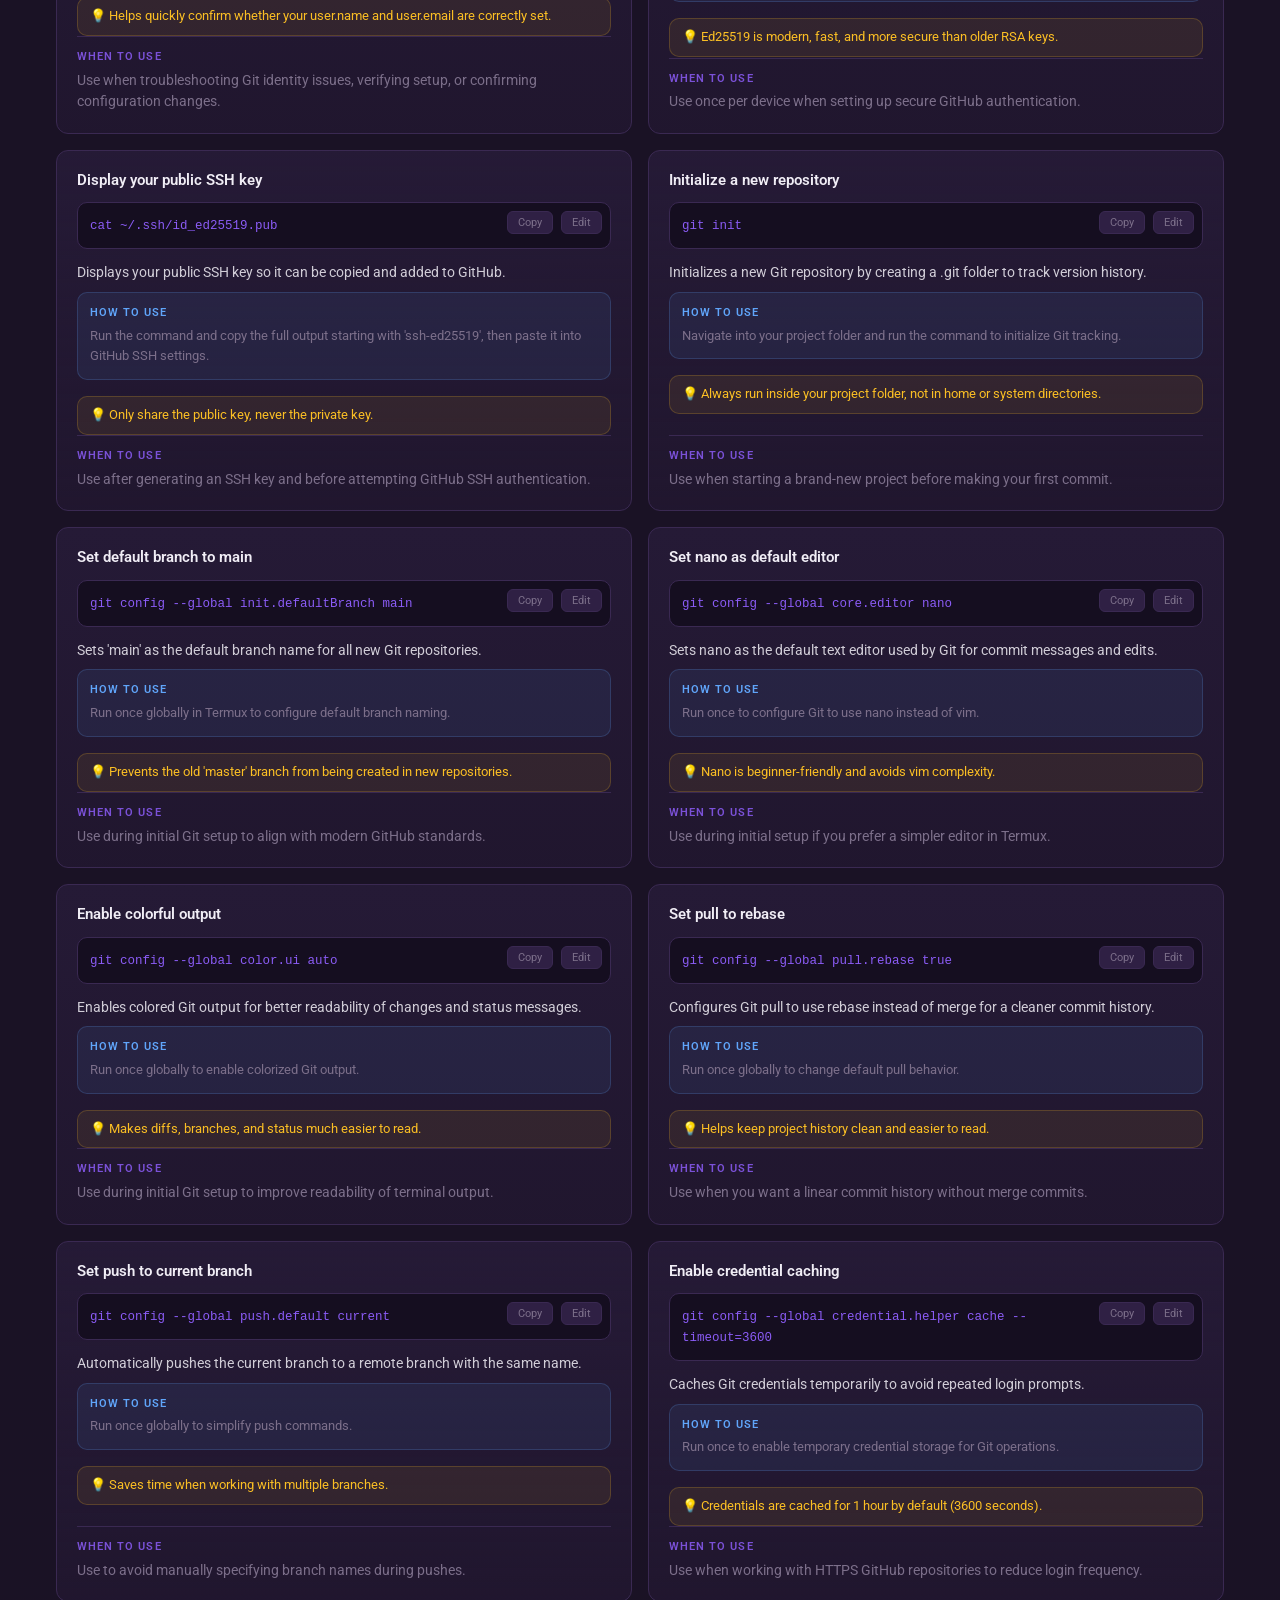
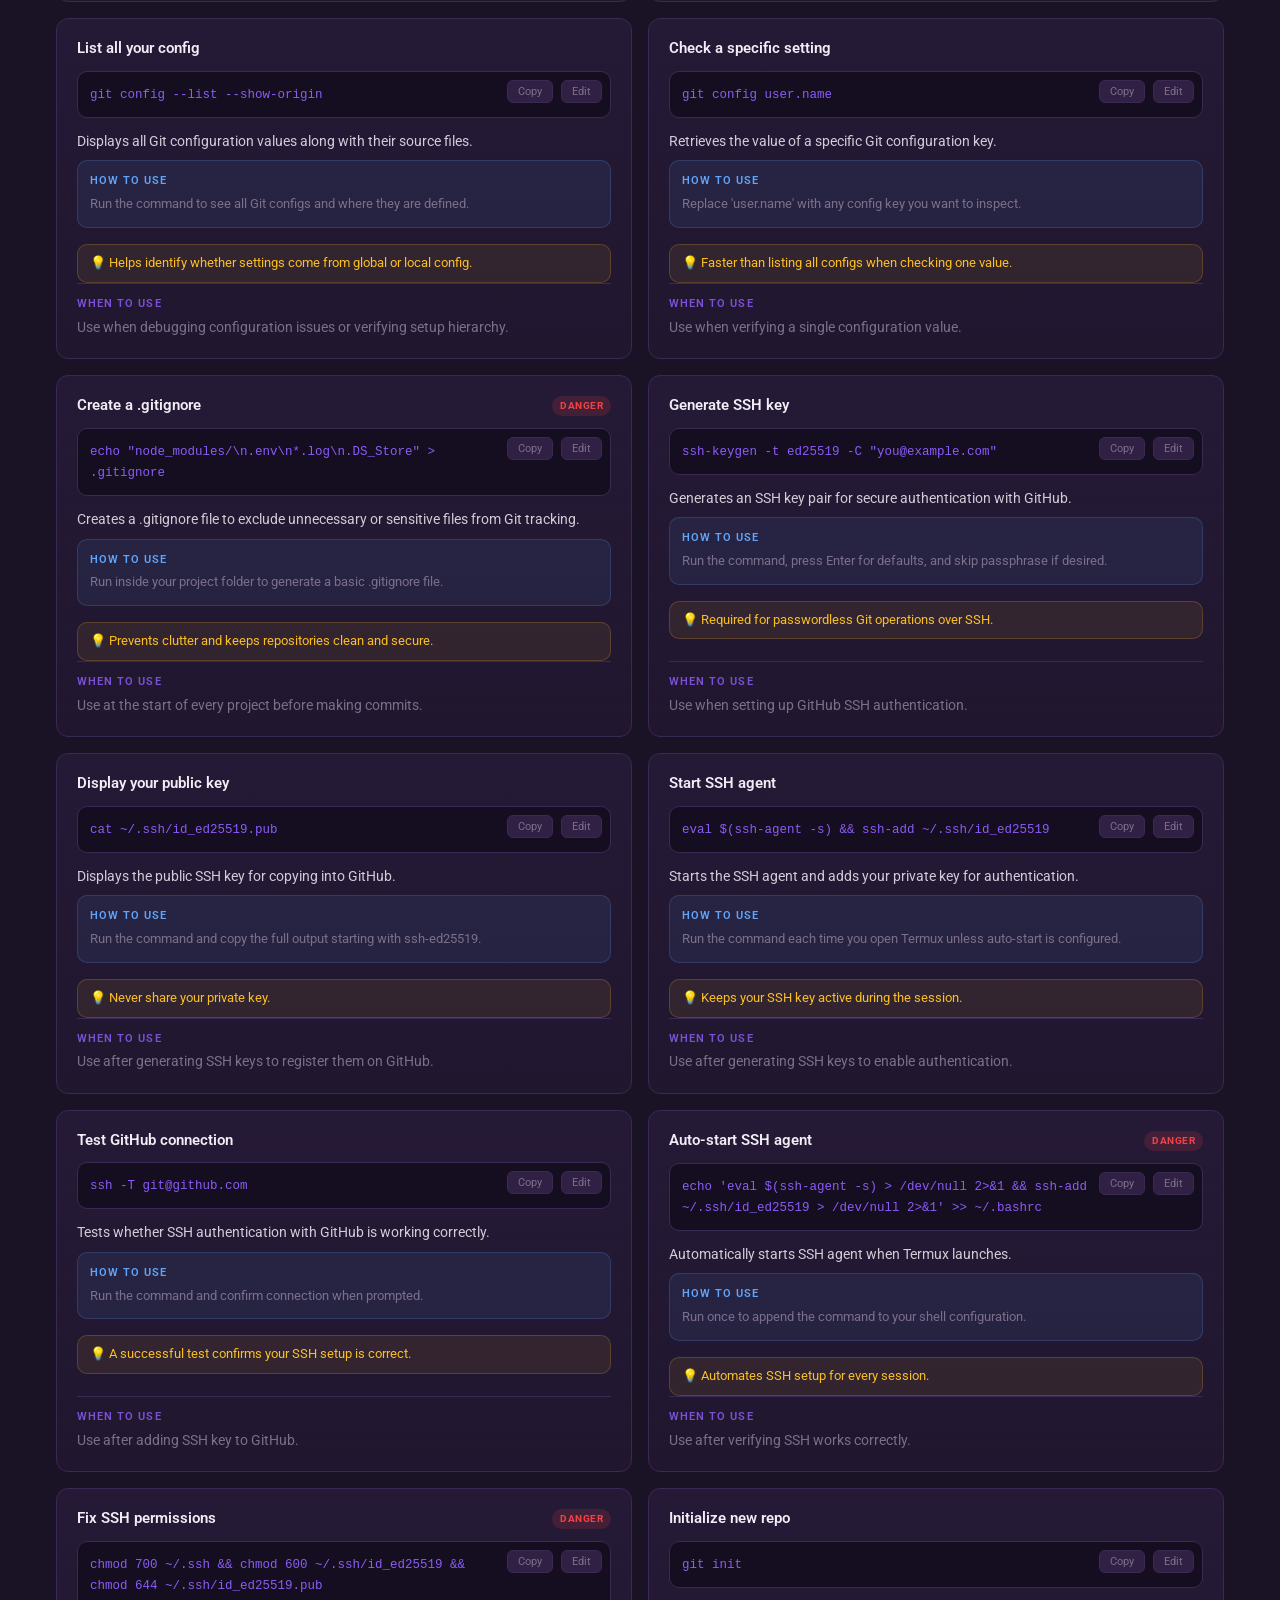
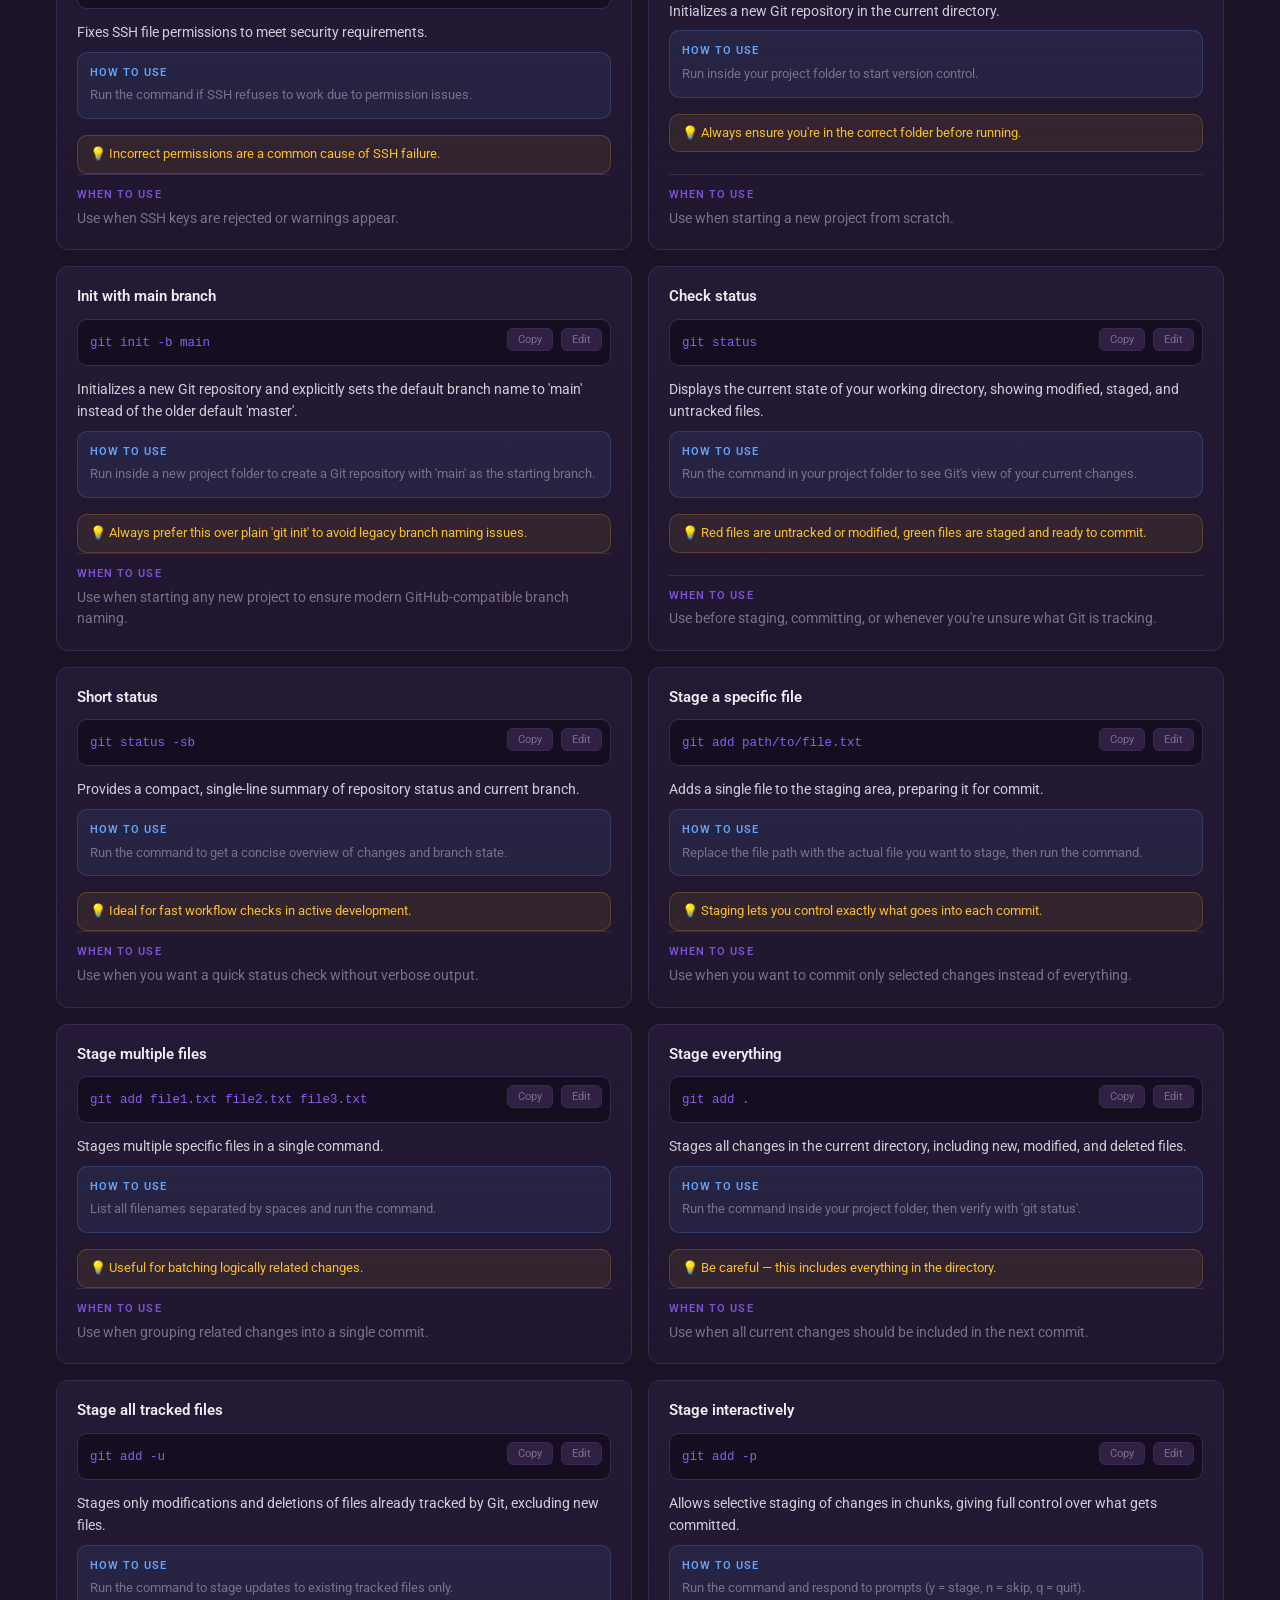
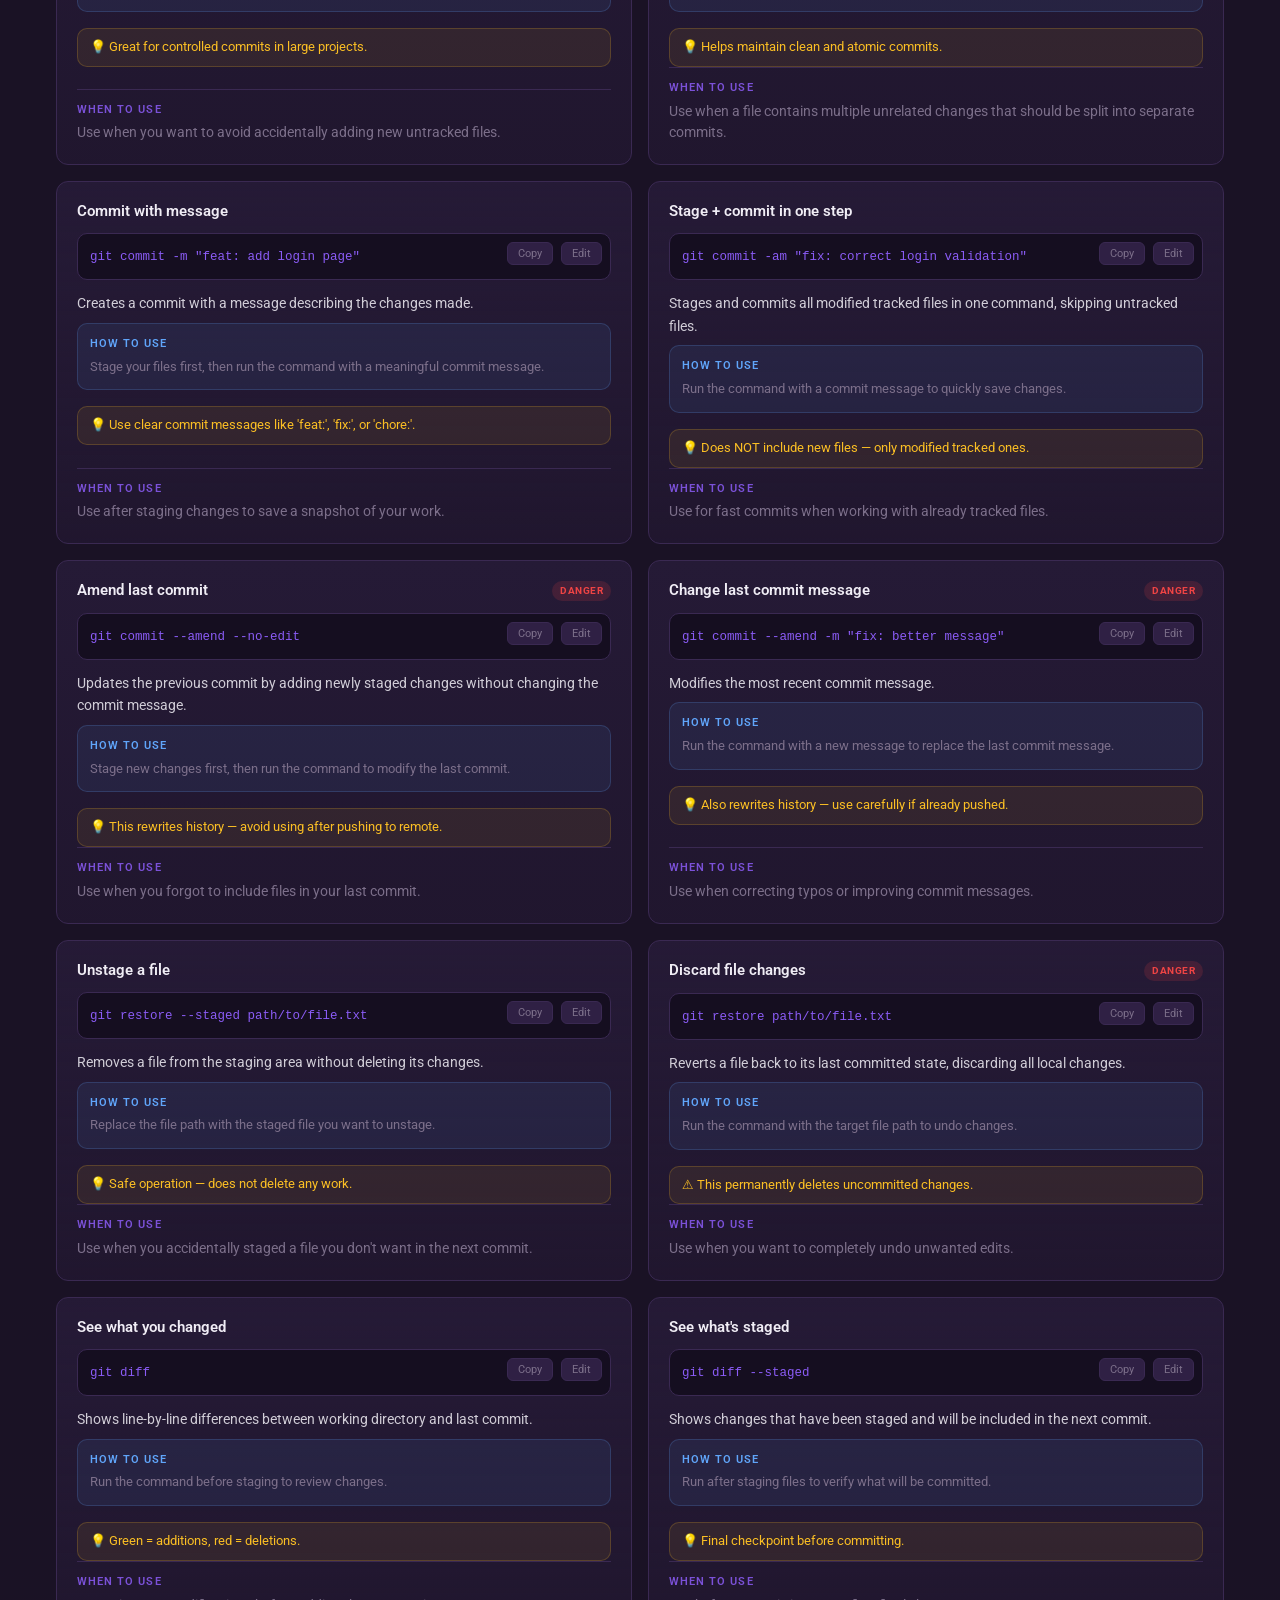
<file: git-termux.html>
<!DOCTYPE html>
<html lang="en">

<head>
  <meta charset="UTF-8">
  <meta name="viewport" content="width=device-width, initial-scale=1.0">

  <!-- Primary SEO -->
  <title>Complete Git Reference for Termux & Acode — OneXp Mobile Devs Command Toolkit</title>

  <meta name="description"
    content="187 Git commands explained for beginners using Termux and Acode on Android. Grouped by workflow, click-to-copy, offline-ready.">

  <meta name="author" content="Amos Isaiah Tizhe">
  <meta name="publisher" content="OneXportal">

  <link rel="canonical" href="https://devtoolkit.onexportalhq.com/git-termux.html">

  <meta name="robots" content="index, follow, max-image-preview:large, max-snippet:-1, max-video-preview:-1">

  <meta name="theme-color" content="#0f172a">
  <meta name="application-name" content="OneXp Mobile Devs Command Toolkit">

  <!-- Open Graph -->
  <meta property="og:type" content="article">
  <meta property="og:site_name" content="OneXp Mobile Devs Command Toolkit">
  <meta property="og:title" content="Complete Git Reference for Termux & Acode — OneXp Toolkit">
  <meta property="og:description"
    content="187 Git commands explained for beginners using Termux and Acode on Android. Grouped by workflow, click-to-copy, offline-ready.">
  <meta property="og:url" content="https://devtoolkit.onexportalhq.com/git-termux.html">
  <meta property="og:image" content="https://devtoolkit.onexportalhq.com/img/icon-512.png">
  <meta property="og:image:width" content="512">
  <meta property="og:image:height" content="512">
  <meta property="og:locale" content="en_US">

  <!-- Twitter / X -->
  <meta name="twitter:card" content="summary_large_image">
  <meta name="twitter:title" content="Complete Git Reference for Termux & Acode">
  <meta name="twitter:description"
    content="187 Git commands for Android developers using Termux and Acode. Click-to-copy and offline-ready.">
  <meta name="twitter:image" content="https://devtoolkit.onexportalhq.com/img/icon-512.png">

  <!-- Schema.org -->
  <script type="application/ld+json">
  {
    "@context": "https://schema.org",
    "@graph": [
      {
        "@type": "Organization",
        "@id": "https://devtoolkit.onexportalhq.com/#organization",
        "name": "OneXportal",
        "url": "https://devtoolkit.onexportalhq.com/",
        "logo": {
          "@type": "ImageObject",
          "url": "https://devtoolkit.onexportalhq.com/img/logo.png"
        }
      },
      {
        "@type": "Person",
        "@id": "https://devtoolkit.onexportalhq.com/#author",
        "name": "Amos Isaiah Tizhe",
        "worksFor": {
          "@id": "https://devtoolkit.onexportalhq.com/#organization"
        }
      },
      {
        "@type": "TechArticle",
        "headline": "Complete Git Reference for Termux & Acode",
        "description": "187 Git commands explained for beginners using Termux and Acode on Android.",
        "author": {
          "@id": "https://devtoolkit.onexportalhq.com/#author"
        },
        "publisher": {
          "@id": "https://devtoolkit.onexportalhq.com/#organization"
        },
        "mainEntityOfPage": "https://devtoolkit.onexportalhq.com/git-termux.html",
        "inLanguage": "en",
        "keywords": [
          "Git",
          "Termux",
          "Acode",
          "Android",
          "Git Commands",
          "Version Control"
        ]
      }
    ]
  }
  </script>

  <!-- PWA -->
  <link rel="manifest" href="manifest.json">

  <!-- Icons -->
  <link rel="icon" type="image/png" sizes="32x32" href="img/favicon.png">
  <link rel="icon" type="image/png" sizes="16x16" href="img/favicon.png">

  <!-- Fonts -->
  <link rel="preconnect" href="https://fonts.googleapis.com">
  <link rel="preconnect" href="https://fonts.gstatic.com" crossorigin>

  <link
    href="https://fonts.googleapis.com/css2?family=Roboto:wght@400;500;700;900&family=JetBrains+Mono:wght@400;500;700&display=swap"
    rel="stylesheet">

  <!-- Font Awesome -->
  <link rel="stylesheet" href="https://cdnjs.cloudflare.com/ajax/libs/font-awesome/6.5.1/css/all.min.css">

  <!-- Styles -->
  <link rel="stylesheet" href="assets/css/git-styles.css">

  <!-- Scripts -->
  <script src="assets/js/scripts.js" defer></script>

</head>

<body>
  <!-- Header -->
  <header class="header">
    <div class="header-inner">

      <div class="header-left">

        <div class="logo-box">
          <img src="img/logo.png" alt="OneXportal Logo" class="logo-img">
        </div>

        <div class="brand">
          <div class="brand-text">
            OneXp Mobile Devs Command Toolkit
          </div>

          <div class="brand-sub">
            158 commands · Click to copy · Edit to change placeholders
          </div>
        </div>

      </div>

      <div class="header-center">
        <label class="search-wrap">
          <i class="fa-solid fa-magnifying-glass"></i>
          <input type="search" class="search-input" placeholder="Search commands…" id="searchInput"
            aria-label="Search commands">
        </label>
      </div>

      <div class="header-right">

        <input type="checkbox" id="navToggle" class="nav-toggle-input" hidden>
        <label for="navToggle" class="nav-toggle-btn" aria-label="Toggle navigation">
          <i class="fa-solid fa-bars"></i>
          <i class="fa-solid fa-xmark"></i>
        </label>

        <nav class="header-nav" aria-label="Primary navigation">
          <a href="index.html" class="nav-link">Home</a>
          <a href="termux-ops.html" class="nav-link">Termux</a>
          <a href="git-termux.html" class="nav-link active">Git</a>
        </nav>

      </div>

    </div>
  </header>

  <!-- Hero -->
  <section class="hero">
    <div class="hero-inner">

      <!-- Left Content -->
      <div class="hero-content">

        <span class="hero-badge">
          <span class="pulse-dot"></span>
          Updated for Git 2.45+ · Termux &amp; Acode optimized
        </span>

        <h1>
          The complete
          <span class="gradient">
            OneXp Mobile Devs Command Toolkit
          </span>
          for Android developers.
        </h1>

        <p class="hero-description">
          Learn Termux, Git, GitHub, Node.js, Acode, SSH, Linux commands,
          deployment workflows, and real mobile development setups, all optimized for coding directly on Android.
        </p>

        <!-- CTA -->
        <div class="hero-actions">
          <a href="#mainContent" class="hero-btn primary-btn">
            Browse Commands
          </a>

          <a href="#cat-setup" class="hero-btn secondary-btn">
            Setup Guide
          </a>
        </div>

        <!-- Stats -->
        <div class="hero-stats">

          <div class="stat-card">
            <strong>158 +</strong>
            <span>Commands</span>
          </div>

          <div class="stat-card">
            <strong>100%</strong>
            <span>Mobile Optimized</span>
          </div>

          <div class="stat-card">
            <strong>Git + Termux</strong>
            <span>Developer Workflows</span>
          </div>

        </div>
      </div>

      <!-- Right Side -->
      <div class="hero-preview">

        <div class="preview-window">

          <div class="preview-topbar">
            <span style="background: #ff5f56;"></span>
            <span style="background: #ffbd2e;"></span>
            <span style="background: #27c93f;"></span>
          </div>

          <div class="preview-body">

            <pre><code>$ pkg update && pkg upgrade

$ pkg install git nodejs -y

$ git clone git@github.com:YOUR-USERNAME/repo.git

$ cd repo

$ npm install

$ npm run dev

✔ Server running on localhost:3000
</code></pre>

          </div>
        </div>

        <!-- Floating cards -->
        <div class="floating-card floating-1">
          <i class="fa-brands fa-git-alt"></i>
          Git Workflows
        </div>

        <div class="floating-card floating-2">
          <i class="fa-solid fa-mobile-screen"></i>
          Android Dev
        </div>

      </div>
    </div>
  </section>

  <!-- Main -->
  <div class="main-layout">
    <div class="category-menu" id="categoryMenu">
      <button type="button" class="category-menu-trigger" id="categoryMenuTrigger" aria-haspopup="true"
        aria-expanded="false" aria-controls="categoryMenuPanel">
        <i class="fa-solid fa-list-ul" aria-hidden="true"></i>
        <span class="category-menu-label">Categories</span>
        <span class="category-menu-current" id="categoryMenuCurrent">Termux &amp; Acode Setup</span>
        <i class="fa-solid fa-chevron-down category-menu-caret" aria-hidden="true"></i>
      </button>
      <div class="category-menu-panel" id="categoryMenuPanel" role="menu" aria-labelledby="categoryMenuTrigger" hidden>
        <div class="category-menu-search-wrap">
          <i class="fa-solid fa-magnifying-glass" aria-hidden="true"></i>
          <input type="search" class="category-menu-search" id="categoryMenuSearch" placeholder="Filter categories…"
            aria-label="Filter categories">
        </div>
        <nav class="sidebar-nav" id="sidebarNav" role="none">
          <a href="#cat-termux-setup" class="cat-link" data-cat="cat-termux-setup" role="menuitem"><i
              class="fa-solid fa-mobile-screen-button"></i><span>Termux &amp; Acode Setup</span></a>
          <a href="#cat-setup" class="cat-link" data-cat="cat-setup" role="menuitem"><i
              class="fa-solid fa-gear"></i><span>Setup &amp; Config</span></a>
          <a href="#cat-ssh" class="cat-link" data-cat="cat-ssh" role="menuitem"><i
              class="fa-solid fa-key"></i><span>SSH Key Setup</span></a>
          <a href="#cat-start" class="cat-link" data-cat="cat-start" role="menuitem"><i
              class="fa-solid fa-rocket"></i><span>Create &amp; Clone</span></a>
          <a href="#cat-stage-commit" class="cat-link" data-cat="cat-stage-commit" role="menuitem"><i
              class="fa-solid fa-camera"></i><span>Stage &amp; Commit</span></a>
          <a href="#cat-branch" class="cat-link" data-cat="cat-branch" role="menuitem"><i
              class="fa-solid fa-code-branch"></i><span>Branches</span></a>
          <a href="#cat-remote" class="cat-link" data-cat="cat-remote" role="menuitem"><i
              class="fa-solid fa-cloud"></i><span>Remotes &amp; Sync</span></a>
          <a href="#cat-merge-rebase" class="cat-link" data-cat="cat-merge-rebase" role="menuitem"><i
              class="fa-solid fa-code-merge"></i><span>Merge &amp; Rebase</span></a>
          <a href="#cat-history" class="cat-link" data-cat="cat-history" role="menuitem"><i
              class="fa-solid fa-magnifying-glass"></i><span>History &amp; Inspect</span></a>
          <a href="#cat-undo" class="cat-link" data-cat="cat-undo" role="menuitem"><i
              class="fa-solid fa-rotate-left"></i><span>Undo &amp; Recover</span></a>
          <a href="#cat-stash" class="cat-link" data-cat="cat-stash" role="menuitem"><i
              class="fa-solid fa-box-archive"></i><span>Stash</span></a>
          <a href="#cat-tags" class="cat-link" data-cat="cat-tags" role="menuitem"><i
              class="fa-solid fa-tag"></i><span>Tags &amp; Releases</span></a>
          <a href="#cat-gitignore" class="cat-link" data-cat="cat-gitignore" role="menuitem"><i
              class="fa-solid fa-ban"></i><span>.gitignore Patterns</span></a>
          <a href="#cat-github" class="cat-link" data-cat="cat-github" role="menuitem"><i
              class="fa-brands fa-github"></i><span>GitHub Workflows</span></a>
          <a href="#cat-advanced" class="cat-link" data-cat="cat-advanced" role="menuitem"><i
              class="fa-solid fa-bolt"></i><span>Advanced</span></a>
          <a href="#cat-quickref" class="cat-link" data-cat="cat-quickref" role="menuitem"><i
              class="fa-solid fa-star"></i><span>Quick Reference</span></a>
        </nav>
      </div>
    </div>
    <main id="mainContent">
      <!-- Commands will be dynamically rendered here from JSON -->
    </main>
    <footer class="footer">
      <div class="footer-inner">
        <div>
          <a href="https://onexportalhq.com/about-onexportal/" target="_blank"> <strong>OneXportal</strong> </a>
          · Built by Amos Isaiah Tizhe · © 2026
        </div>
        <div class="footer-links">
          <a href="https://onexportalhq.com/contact-us/" target="_blank"><strong>Support</strong></a>
          <span>OneXp Mobile Devs Command Toolkit · 158 commands</span>
        </div>
      </div>
    </footer>

</body>

</html>
</file>
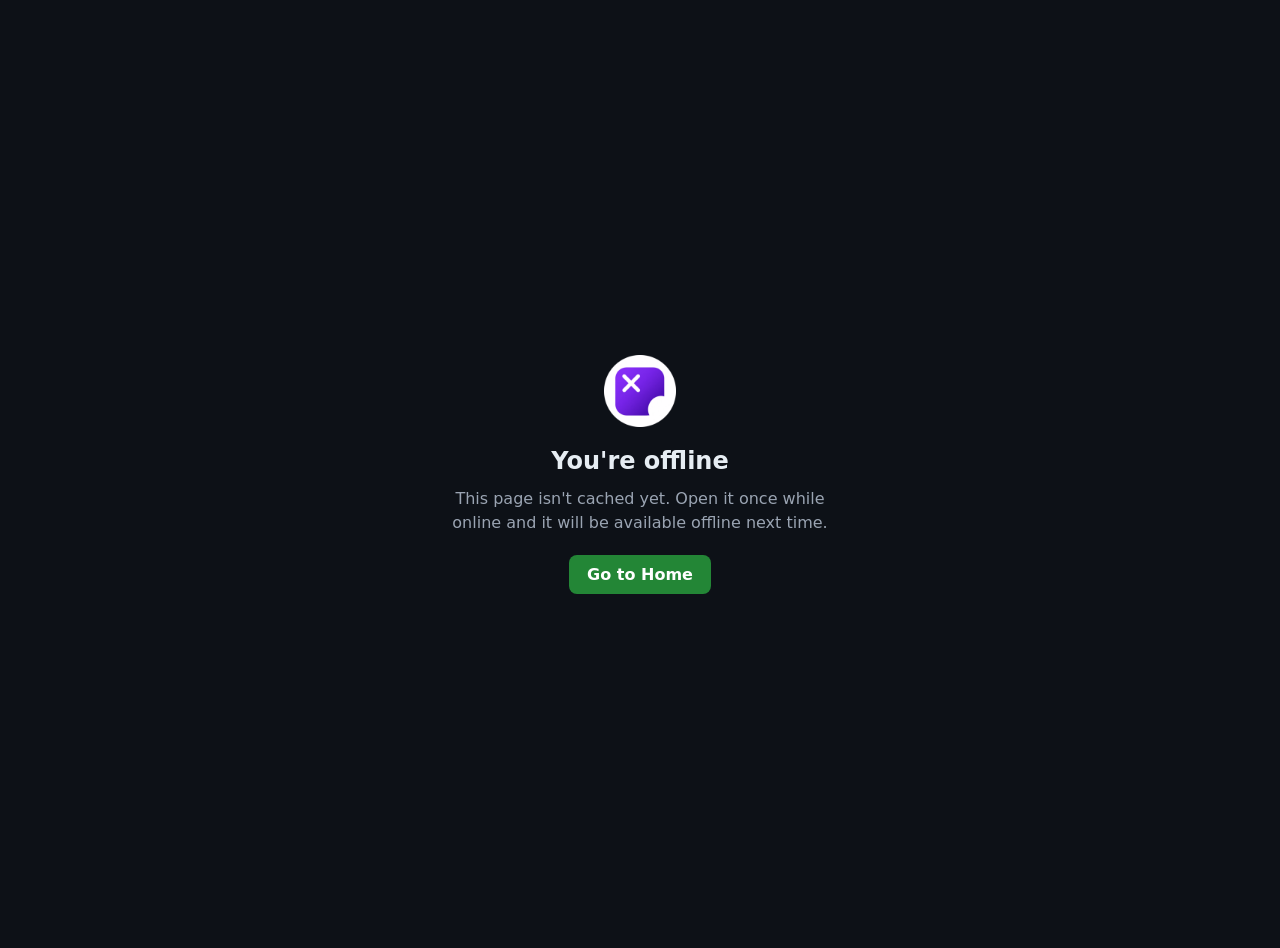
<file: offline.html>
<!DOCTYPE html>
<html lang="en">
<head>
  <meta charset="UTF-8">
  <meta name="viewport" content="width=device-width, initial-scale=1.0">
  <title>Offline — OneXp Mobile Devs Command Toolkit</title>
  <meta name="theme-color" content="#0d1117">
  <link rel="icon" type="image/png" href="/img/favicon.png">
  <style>
    body { margin:0; min-height:100vh; display:flex; align-items:center; justify-content:center;
           background:#0d1117; color:#e6edf3; font-family:system-ui,-apple-system,Segoe UI,Roboto,sans-serif; padding:24px; }
    .card { max-width:420px; text-align:center; }
    h1 { margin:0 0 12px; font-size:1.5rem; }
    p { margin:0 0 20px; color:#9aa4b2; line-height:1.5; }
    a { display:inline-block; padding:10px 18px; border-radius:8px; background:#238636; color:#fff; text-decoration:none; font-weight:600; }
    img { width:72px; height:72px; margin-bottom:16px; }
  </style>
</head>
<body>
  <div class="card">
    <img src="/img/icon-192.png" alt="">
    <h1>You're offline</h1>
    <p>This page isn't cached yet. Open it once while online and it will be available offline next time.</p>
    <a href="/">Go to Home</a>
  </div>
</body>
</html>
</file>
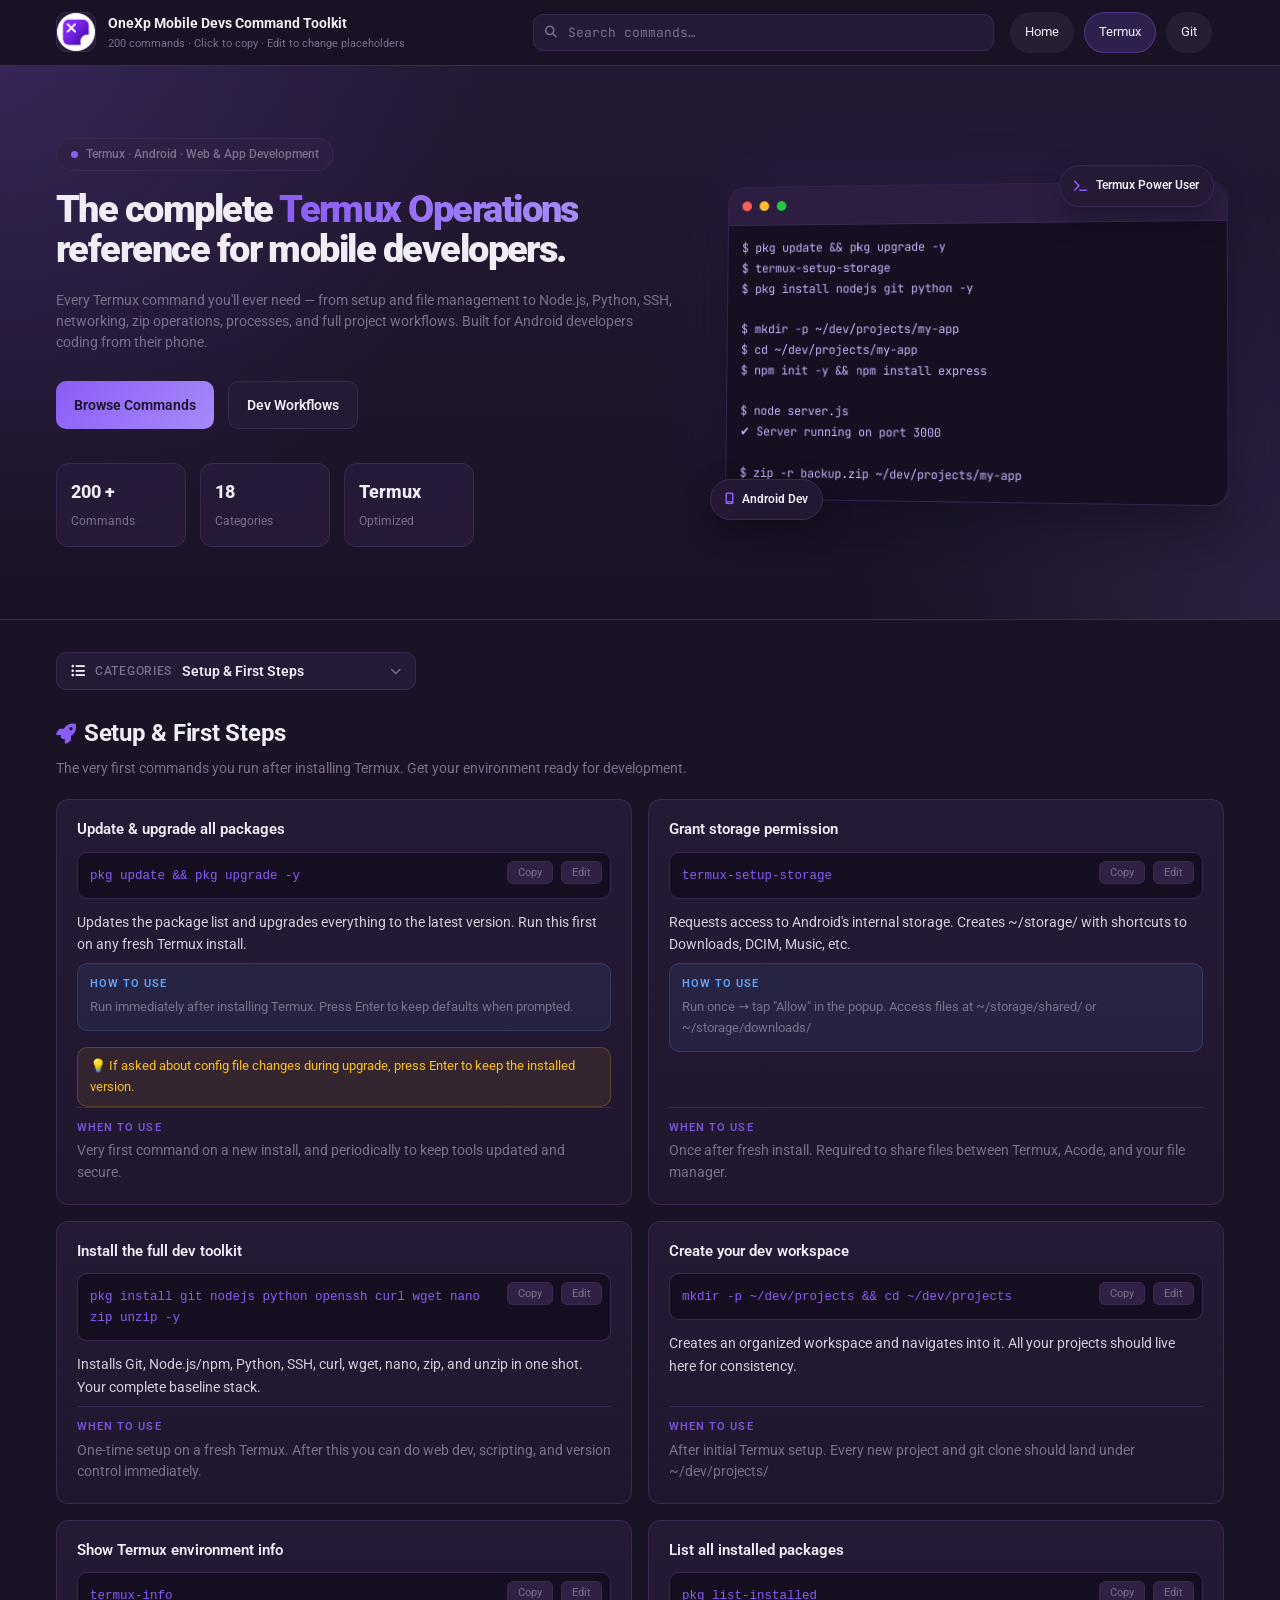
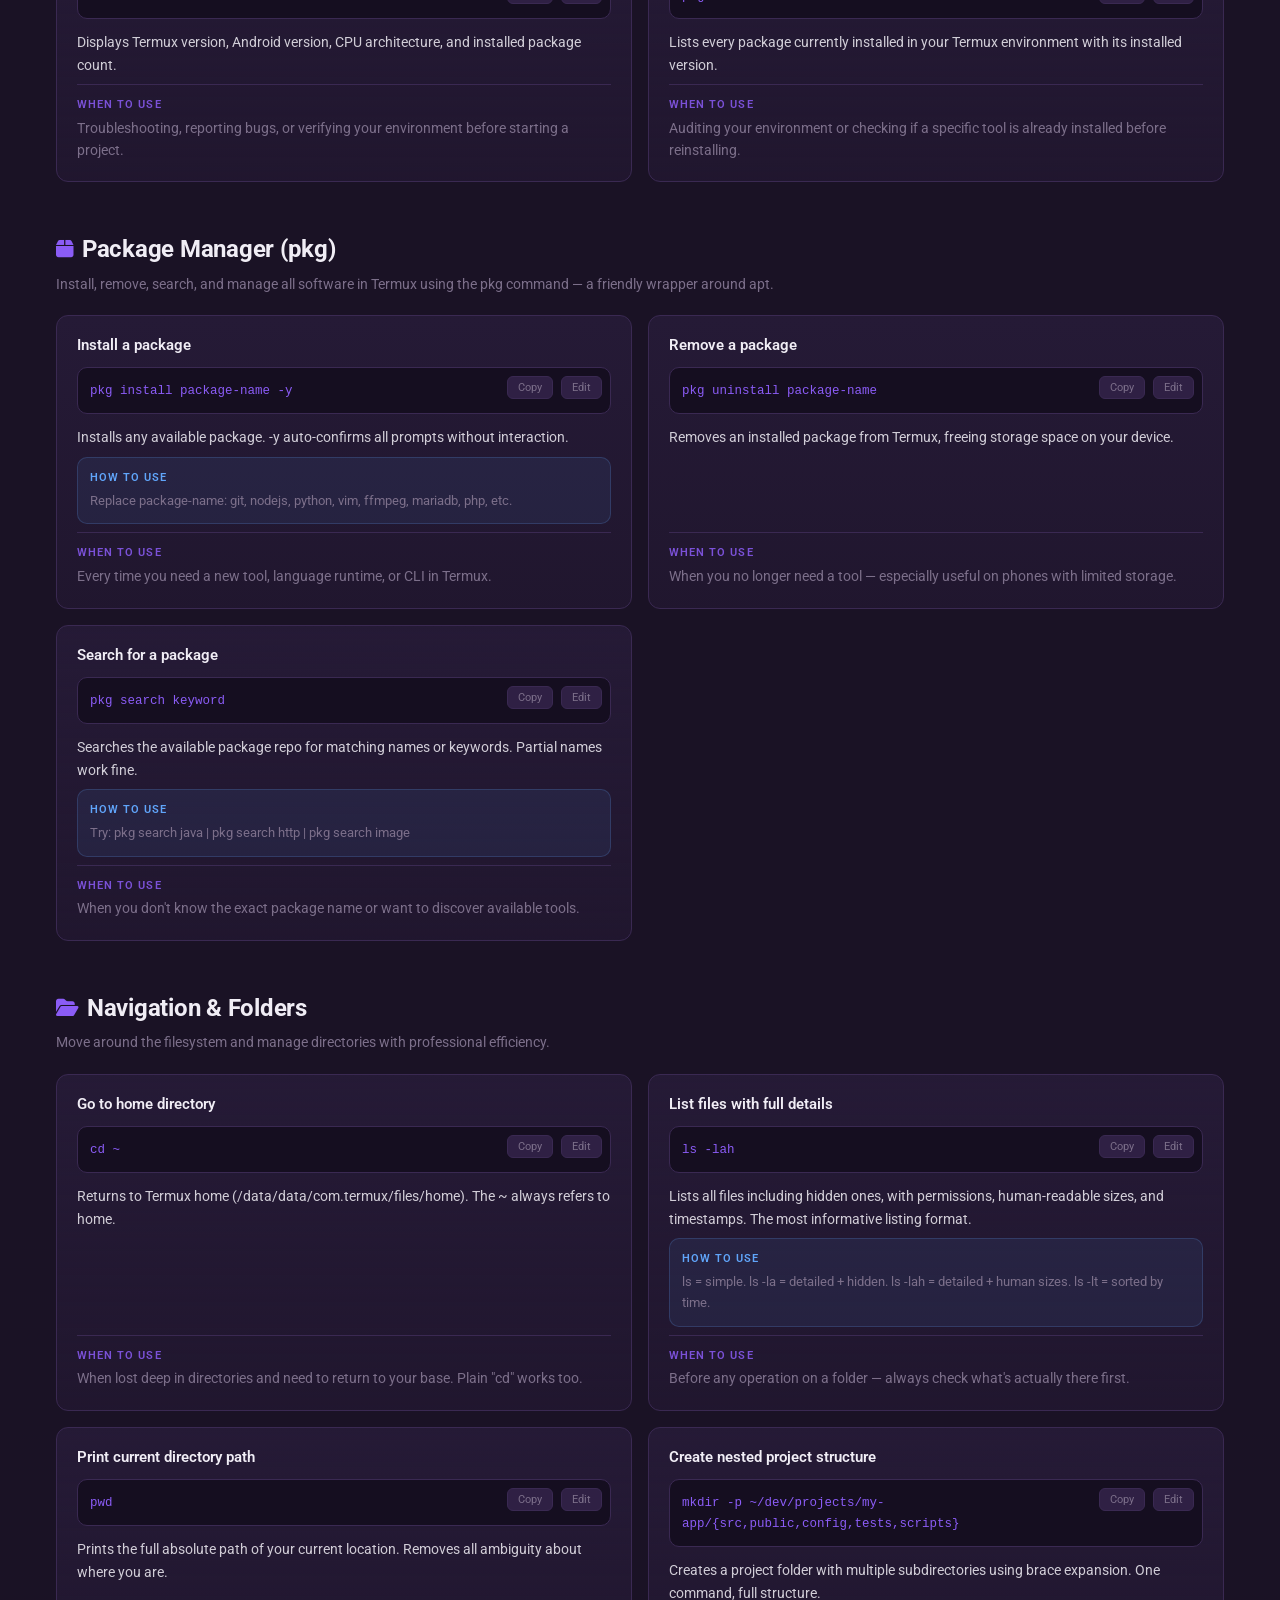
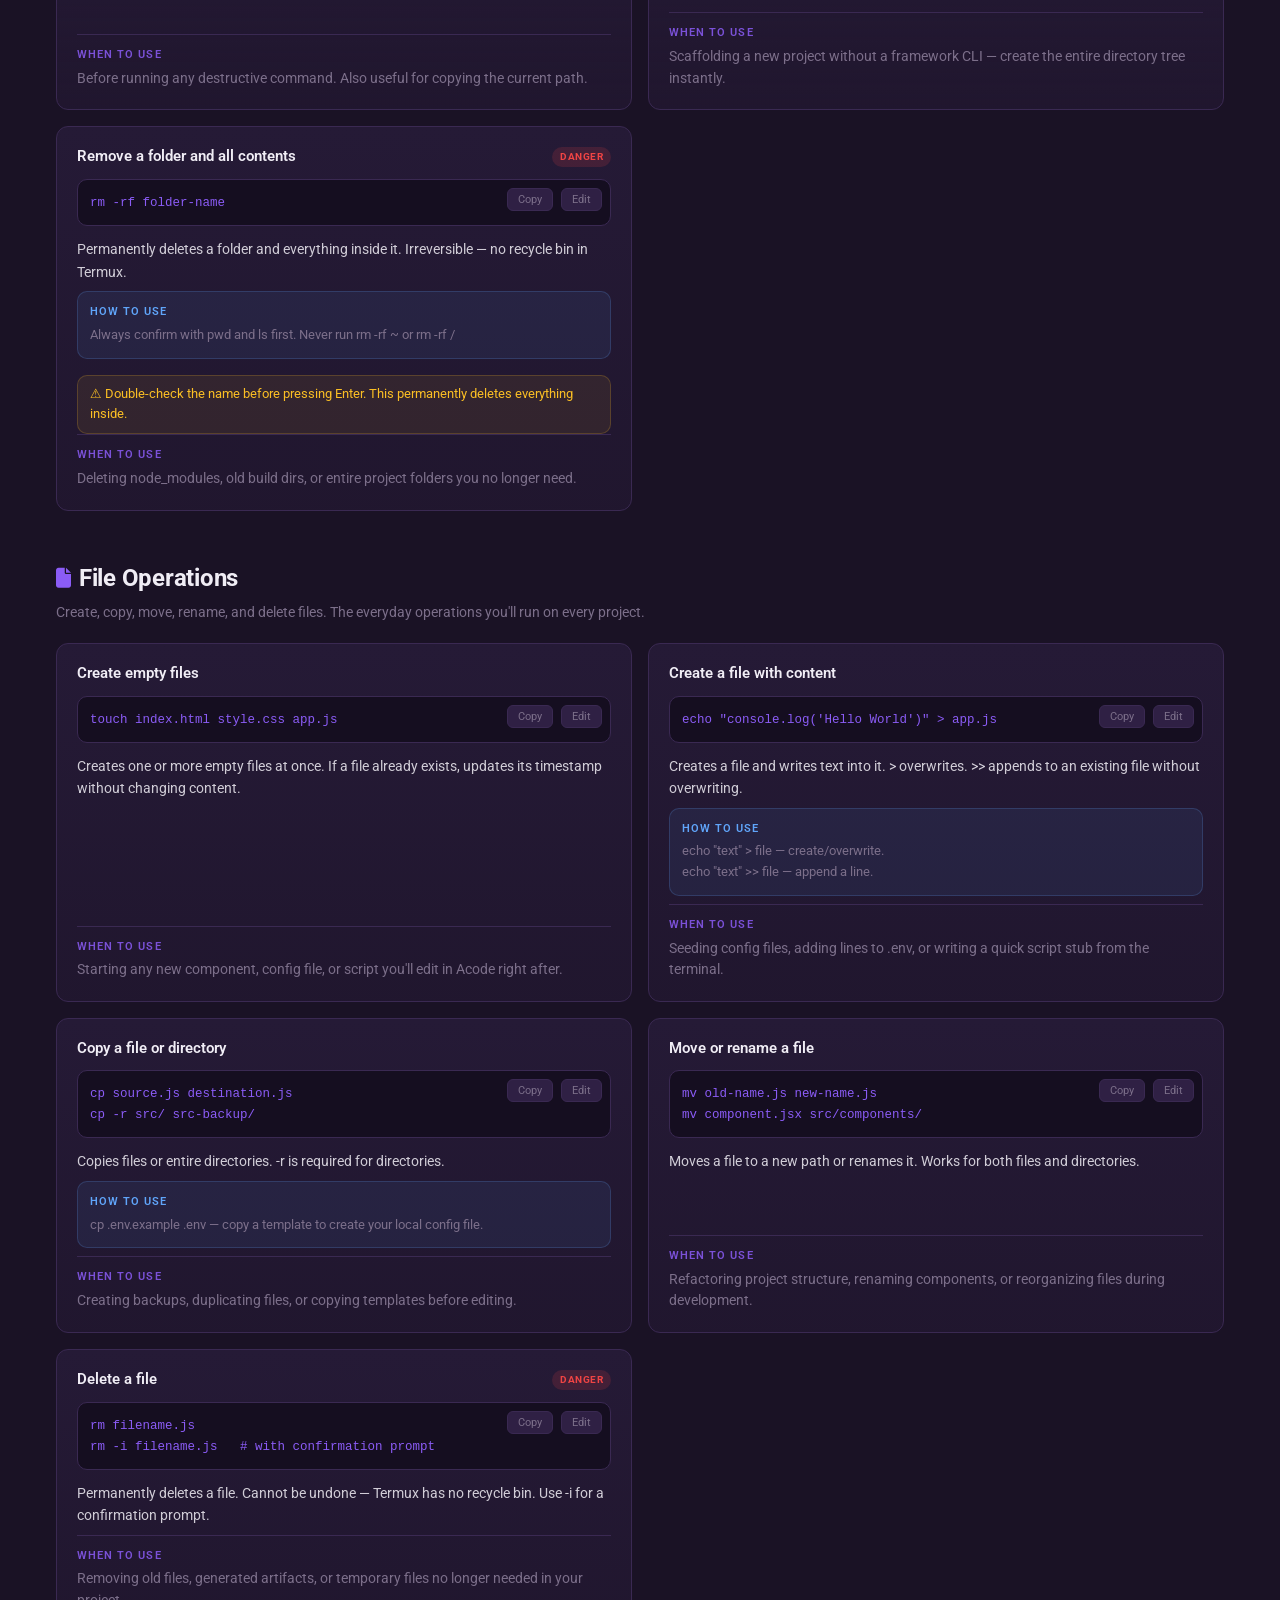
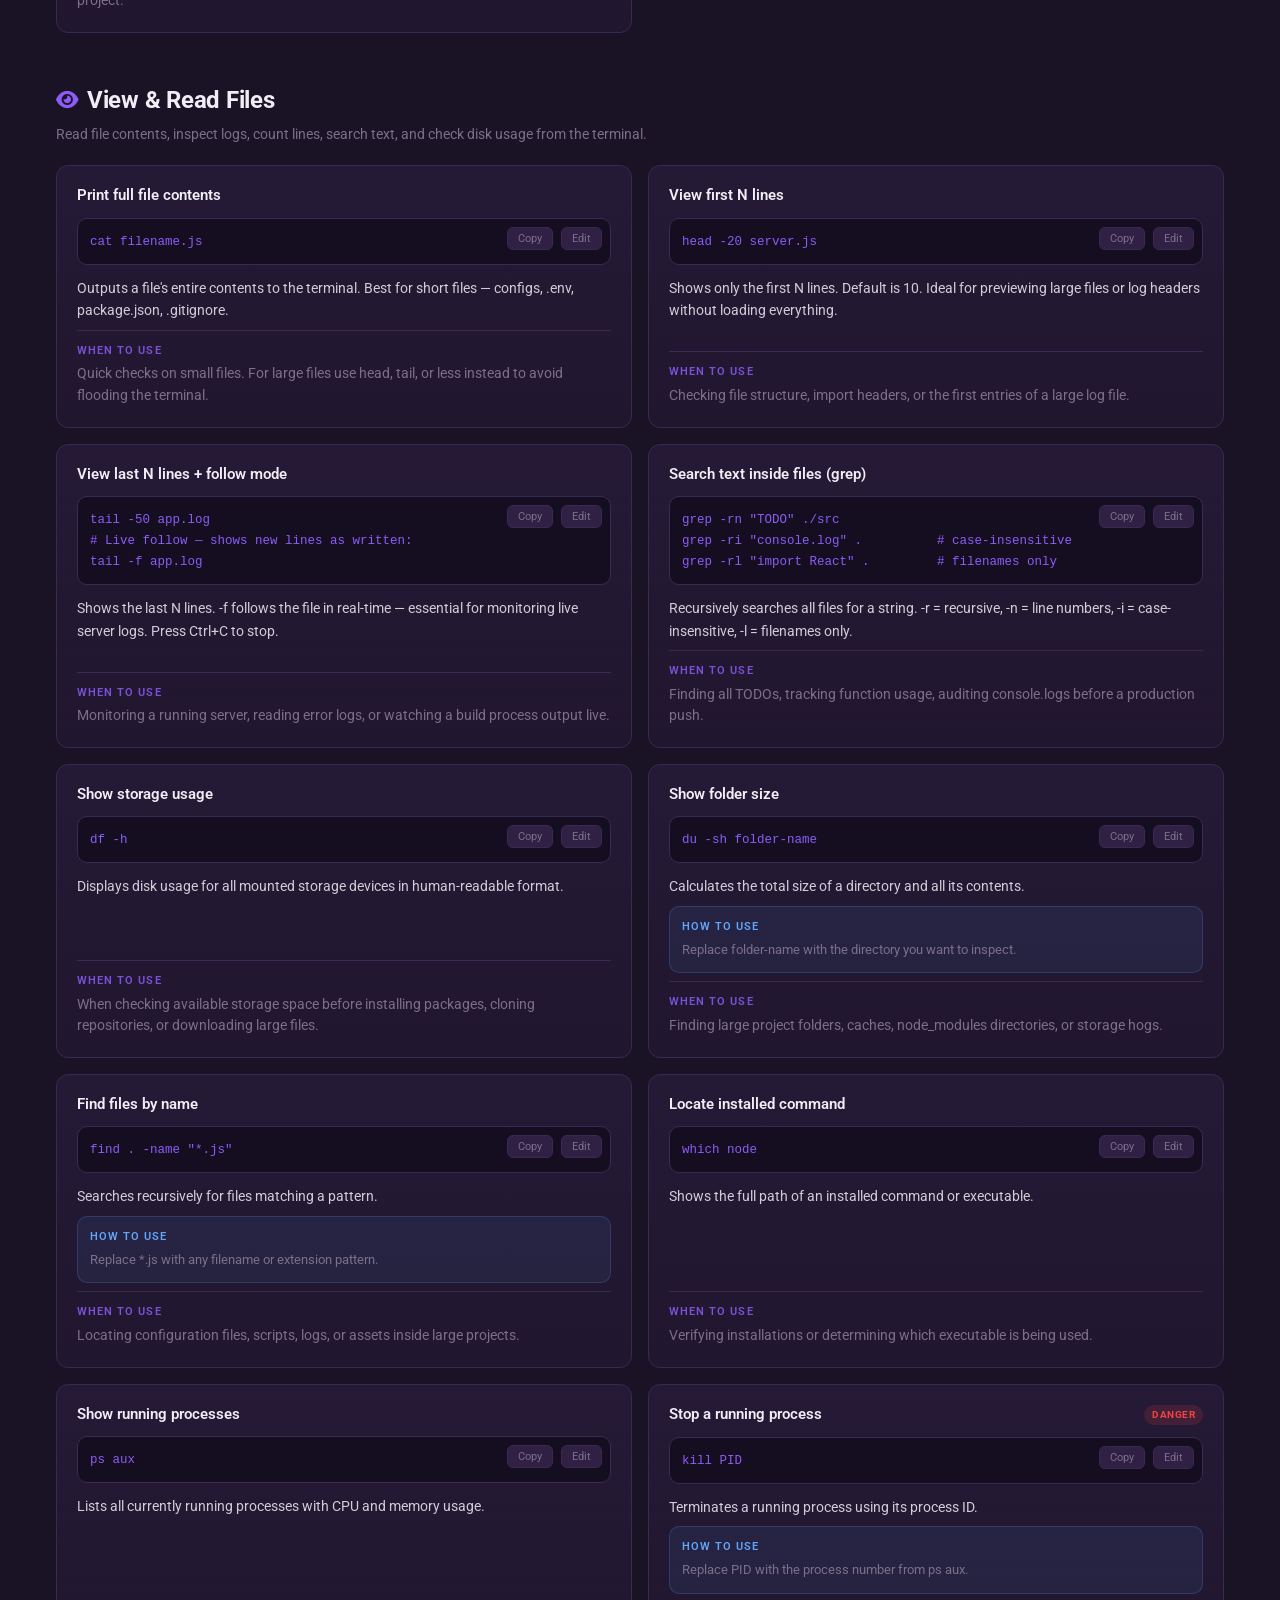
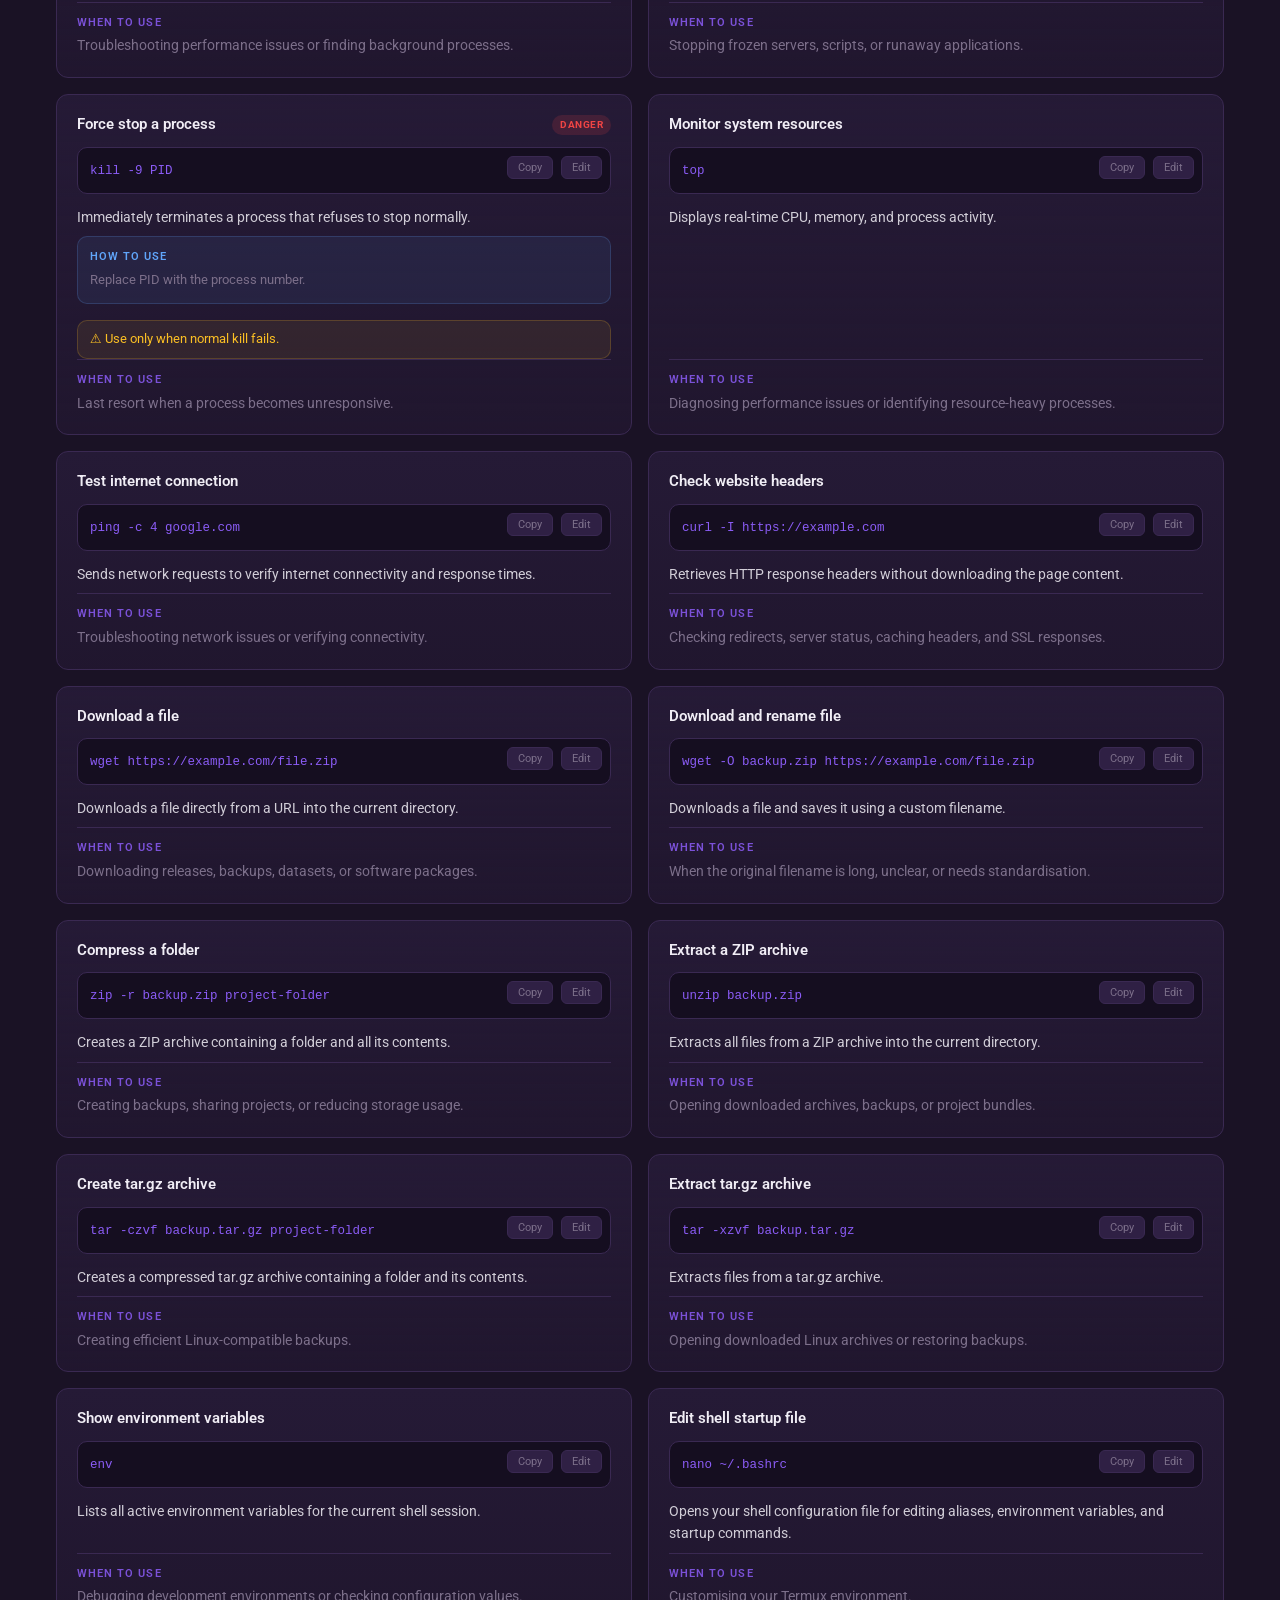
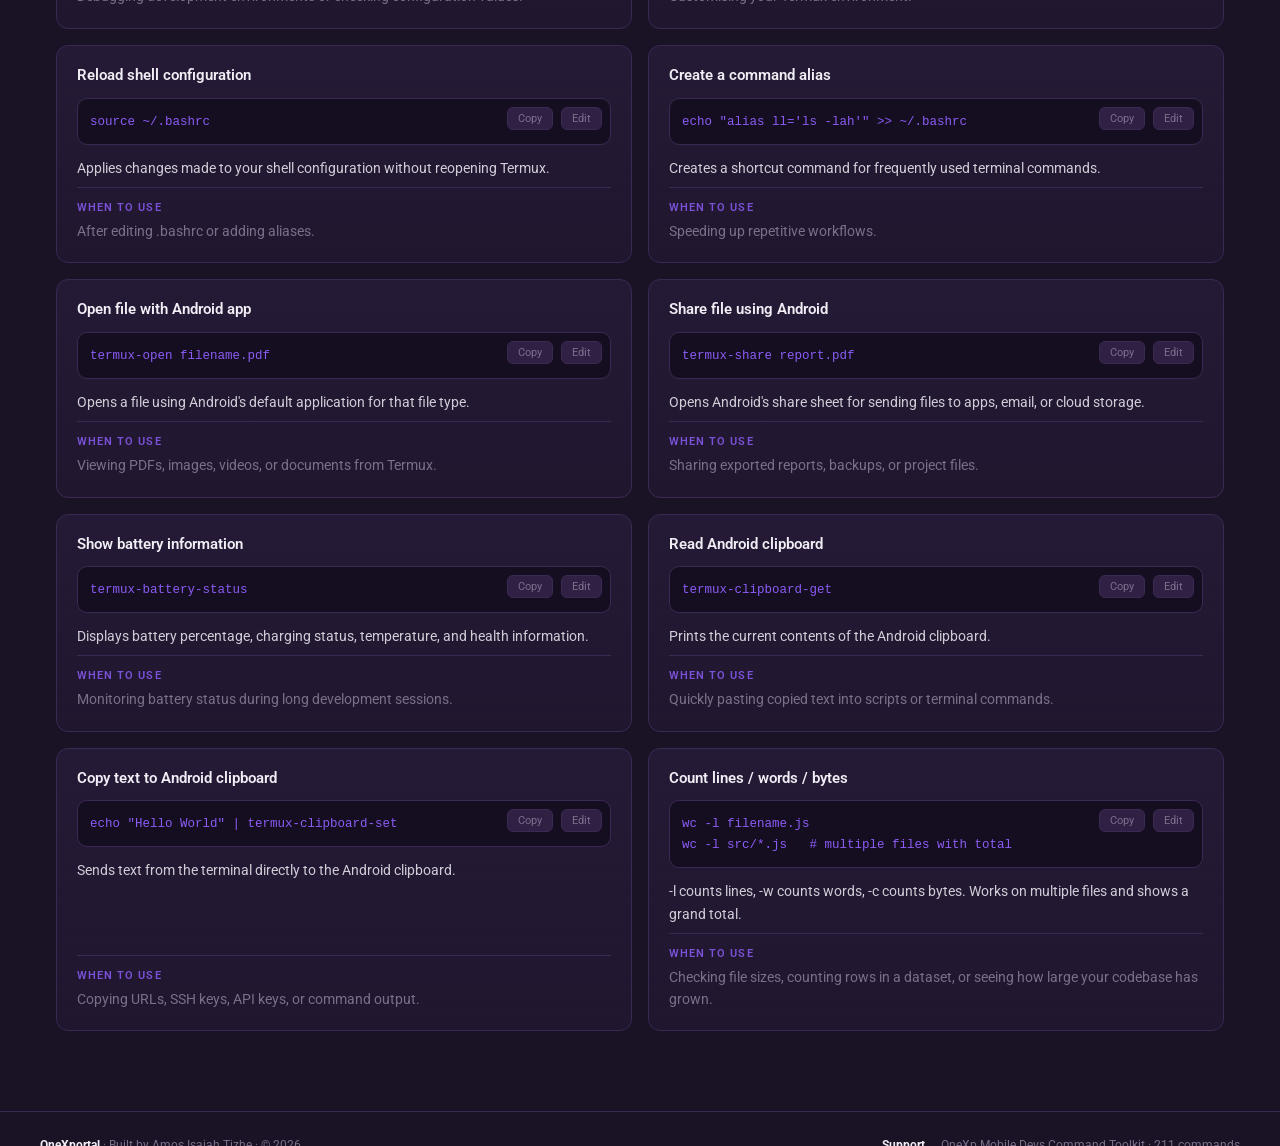
<file: termux-ops.html>
<!DOCTYPE html>
<html lang="en">

<head>
  <meta charset="UTF-8">
  <meta name="viewport" content="width=device-width, initial-scale=1.0">

  <!-- Primary SEO -->
  <title>Complete Termux Operations Reference — OneXp Mobile Devs Command Toolkit</title>

  <meta name="description"
    content="Every Termux command you need for web and app development on Android. File management, networking, Node.js, Python, SSH, zip, processes, and more.">
  <meta name="author" content="Amos Isaiah Tizhe">
  <meta name="publisher" content="OneXportal">

  <link rel="canonical" href="https://devtoolkit.onexportalhq.com/termux-ops.html">

  <meta name="robots" content="index, follow, max-image-preview:large, max-snippet:-1, max-video-preview:-1">

  <meta name="theme-color" content="#0f172a">
  <meta name="application-name" content="OneXp Mobile Devs Command Toolkit">

  <!-- Open Graph -->
  <meta property="og:type" content="article">
  <meta property="og:site_name" content="OneXp Mobile Devs Command Toolkit">
  <meta property="og:title" content="Complete Termux Operations Reference — OneXp Toolkit">
  <meta property="og:description"
    content="Every Termux command you need for web and app development on Android: file management, networking, Node.js, Python, SSH, zip, processes, and more.">
  <meta property="og:url" content="https://devtoolkit.onexportalhq.com/termux-ops.html">
  <meta property="og:image" content="https://devtoolkit.onexportalhq.com/img/icon-512.png">
  <meta property="og:image:width" content="512">
  <meta property="og:image:height" content="512">
  <meta property="og:locale" content="en_US">

  <!-- Twitter / X -->
  <meta name="twitter:card" content="summary_large_image">
  <meta name="twitter:title" content="Complete Termux Operations Reference">
  <meta name="twitter:description"
    content="Hand-curated Termux command reference for Android developers. Click-to-copy and offline-ready.">
  <meta name="twitter:image" content="https://devtoolkit.onexportalhq.com/img/icon-512.png">

  <!-- Schema.org -->
  <script type="application/ld+json">
  {
    "@context": "https://schema.org",
    "@graph": [
      {
        "@type": "Organization",
        "@id": "https://devtoolkit.onexportalhq.com/#organization",
        "name": "OneXportal",
        "url": "https://devtoolkit.onexportalhq.com/",
        "logo": {
          "@type": "ImageObject",
          "url": "https://devtoolkit.onexportalhq.com/img/logo.png"
        }
      },
      {
        "@type": "Person",
        "@id": "https://devtoolkit.onexportalhq.com/#author",
        "name": "Amos Isaiah Tizhe",
        "jobTitle": "Founder & Developer",
        "worksFor": {
          "@id": "https://devtoolkit.onexportalhq.com/#organization"
        }
      },
      {
        "@type": "TechArticle",
        "headline": "Complete Termux Operations Reference",
        "description": "Every Termux command you need for web and app development on Android: file management, networking, Node.js, Python, SSH, zip, processes, and more.",
        "author": {
          "@id": "https://devtoolkit.onexportalhq.com/#author"
        },
        "publisher": {
          "@id": "https://devtoolkit.onexportalhq.com/#organization"
        },
        "mainEntityOfPage": "https://devtoolkit.onexportalhq.com/termux-ops.html",
        "inLanguage": "en",
        "keywords": [
          "Termux",
          "Android",
          "Command Line",
          "Developer Reference",
          "Node.js",
          "Python",
          "SSH",
          "Networking"
        ],
        "isPartOf": {
          "@type": "WebSite",
          "name": "OneXp Mobile Devs Command Toolkit",
          "url": "https://devtoolkit.onexportalhq.com/"
        }
      }
    ]
  }
  </script>

  <!-- PWA -->
  <link rel="manifest" href="manifest.json">

  <!-- Icons -->
  <link rel="icon" type="image/png" sizes="32x32" href="img/favicon.png">
  <link rel="icon" type="image/png" sizes="16x16" href="img/favicon.png">

  <!-- Fonts -->
  <link rel="preconnect" href="https://fonts.googleapis.com">
  <link rel="preconnect" href="https://fonts.gstatic.com" crossorigin>

  <link
    href="https://fonts.googleapis.com/css2?family=Roboto:wght@400;500;700;900&family=JetBrains+Mono:wght@400;500;700&display=swap"
    rel="stylesheet">

  <!-- Font Awesome -->
  <link rel="stylesheet" href="https://cdnjs.cloudflare.com/ajax/libs/font-awesome/6.5.1/css/all.min.css">

  <!-- Styles -->
  <link rel="stylesheet" href="assets/css/git-styles.css">
  <style>
    *,
    *::before,
    *::after {
      box-sizing: border-box;
      margin: 0;
      padding: 0
    }

    :root {
      --bg: #1a1225;
      --fg: #f0edf5;
      --card: #251a36;
      --border: #3a2952;
      --primary: #8b5cf6;
      --primary-fg: #faf5ff;
      --glow: #a78bfa;
      --muted: #7c6f8a;
      --accent: #2f2044;
      --code-bg: #150e20;
      --success: #34d399;
      --warning: #fbbf24;
      --info: #60a5fa;
      --destructive: #ef4444;
      --radius: 12px;
      --font-sans: "Roboto", system-ui, sans-serif;
      --font-mono: "JetBrains Mono", monospace
    }

    body {
      background: var(--bg);
      color: var(--fg);
      font-family: var(--font-sans);
      -webkit-font-smoothing: antialiased;
      line-height: 1.6;
      overflow-x: hidden
    }

    a {
      color: var(--primary);
      text-decoration: none
    }

    a:hover {
      text-decoration: none
    }

    ::-webkit-scrollbar {
      height: 8px;
      width: 8px
    }

    ::-webkit-scrollbar-thumb {
      background: var(--border);
      border-radius: 4px
    }

    ::-webkit-scrollbar-track {
      background: transparent
    }

    .header {
      position: sticky;
      top: 0;
      z-index: 100;
      border-bottom: 1px solid var(--border);
      background: rgba(26, 18, 37, 0.88);
      backdrop-filter: blur(20px)
    }

    .header-inner {
      max-width: 1200px;
      margin: 0 auto;
      padding: 12px 16px;
      display: flex;
      align-items: center;
      justify-content: space-between;
      gap: 16px
    }

    .header-left {
      display: flex;
      align-items: center;
      gap: 12px;
      min-width: 0;
      flex: 1
    }

    .header-right {
      flex-shrink: 0
    }

    .logo-box {
      display: flex;
      align-items: center;
      justify-content: center;
      width: 40px;
      height: 40px;
      flex-shrink: 0;
      border-radius: 10px;
      overflow: hidden;
      background: var(--card);
      border: 1px solid var(--border)
    }

    .logo-img {
      width: 100%;
      height: 100%;
      object-fit: cover;
      display: block
    }

    .brand {
      min-width: 0
    }

    .brand-text {
      font-size: 14px;
      font-weight: 700;
      white-space: nowrap;
      overflow: hidden;
      text-overflow: ellipsis
    }

    .brand-sub {
      font-size: 11px;
      color: var(--muted);
      white-space: nowrap;
      overflow: hidden;
      text-overflow: ellipsis
    }

    .search-wrap {
      position: relative;
      display: flex;
      align-items: center
    }

    .search-wrap i {
      position: absolute;
      left: 12px;
      font-size: 12px;
      color: var(--muted);
      pointer-events: none
    }

    .search-input {
      width: 100%;
      padding: 9px 14px 9px 34px;
      border-radius: 10px;
      border: 1px solid var(--border);
      background: var(--card);
      color: var(--fg);
      font-family: var(--font-mono);
      font-size: 13px;
      outline: none;
      transition: border-color 0.2s, background 0.2s
    }

    .search-input::placeholder {
      color: var(--muted)
    }

    .search-input:focus {
      border-color: var(--primary);
      background: var(--accent)
    }

    @media (max-width:768px) {

      .header-inner {
        flex-wrap: wrap;
        align-items: center;
        justify-content: space-between;
      }

      .header-left {
        flex: 1 1 auto;
        min-width: 0;
      }

      .header-right {
        flex: 0 0 auto;
        order: 1;
      }

      .header-center {
        order: 2;
        width: 100%;
        margin-top: 12px;
      }

      .search-wrap {
        width: 100%;
      }

      .search-input {
        width: 100%;
        box-sizing: border-box;
      }

      .brand-text,
      .brand-sub {
        white-space: normal;
      }
    }

    .hero {
      position: relative;
      overflow: hidden;
      border-bottom: 1px solid var(--border);
      background: radial-gradient(circle at top left, rgba(139, 92, 246, 0.18), transparent 35%), radial-gradient(circle at bottom right, rgba(167, 139, 250, 0.12), transparent 30%), linear-gradient(180deg, rgba(37, 26, 54, 0.85), rgba(26, 18, 37, 1))
    }

    .hero-inner {
      max-width: 1200px;
      margin: 0 auto;
      display: grid;
      grid-template-columns: 1.1fr 0.9fr;
      gap: 48px;
      align-items: center;
      padding: 72px 16px
    }

    .hero-content {
      min-width: 0
    }

    .hero-badge {
      display: inline-flex;
      align-items: center;
      gap: 8px;
      padding: 6px 14px;
      border-radius: 999px;
      border: 1px solid var(--border);
      background: rgba(47, 32, 68, 0.75);
      color: var(--muted);
      font-size: 12px;
      font-weight: 500;
      backdrop-filter: blur(12px)
    }

    .pulse-dot {
      width: 7px;
      height: 7px;
      border-radius: 999px;
      background: var(--primary);
      animation: pulse 2s infinite
    }

    @keyframes pulse {

      0%,
      100% {
        opacity: 1;
        transform: scale(1)
      }

      50% {
        opacity: 0.45;
        transform: scale(1.2)
      }
    }

    .hero h1 {
      margin-top: 18px;
      font-size: clamp(2rem, 3vw, 4.4rem);
      line-height: 1.05;
      letter-spacing: -0.04em;
      font-weight: 900;
      max-width: 700px
    }

    .gradient {
      background: linear-gradient(90deg, var(--primary), var(--glow));
      -webkit-background-clip: text;
      -webkit-text-fill-color: transparent;
      background-clip: text
    }

    .hero-description {
      margin-top: 20px;
      max-width: 620px;
      color: var(--muted);
      font-size: 14px;
      line-height: 1.5
    }

    .hero-actions {
      display: flex;
      flex-wrap: wrap;
      gap: 14px;
      margin-top: 28px
    }

    .hero-btn {
      display: inline-flex;
      align-items: center;
      justify-content: center;
      padding: 12px 18px;
      border-radius: 10px;
      font-size: 14px;
      font-weight: 600;
      text-decoration: none;
      transition: transform 0.2s, border-color 0.2s, background 0.2s
    }

    .hero-btn:hover {
      transform: translateY(-2px);
      text-decoration: none
    }

    .primary-btn {
      background: linear-gradient(135deg, var(--primary), var(--glow));
      color: var(--bg)
    }

    .secondary-btn {
      border: 1px solid var(--border);
      background: var(--card);
      color: var(--fg)
    }

    .secondary-btn:hover {
      border-color: var(--primary)
    }

    .hero-stats {
      display: flex;
      flex-wrap: wrap;
      gap: 14px;
      margin-top: 34px
    }

    .stat-card {
      min-width: 130px;
      padding: 14px;
      border-radius: 12px;
      border: 1px solid var(--border);
      background: rgba(47, 32, 68, 0.55);
      backdrop-filter: blur(10px)
    }

    .stat-card strong {
      display: block;
      font-size: 18px;
      font-weight: 800;
      color: var(--fg)
    }

    .stat-card span {
      font-size: 12px;
      color: var(--muted)
    }

    .hero-preview {
      position: relative
    }

    .preview-window {
      position: relative;
      border-radius: 18px;
      overflow: hidden;
      border: 1px solid rgba(139, 92, 246, 0.25);
      background: rgba(21, 14, 32, 0.95);
      box-shadow: 0 20px 60px rgba(0, 0, 0, 0.5), 0 0 80px rgba(139, 92, 246, 0.15);
      transform: perspective(1200px) rotateY(-6deg) rotateX(2deg)
    }

    .preview-topbar {
      display: flex;
      gap: 8px;
      padding: 14px;
      border-bottom: 1px solid var(--border);
      background: rgba(47, 32, 68, 0.9)
    }

    .preview-topbar span {
      width: 10px;
      height: 10px;
      border-radius: 999px;
      background: var(--muted)
    }

    .preview-body {
      padding: 14px
    }

    .preview-body pre {
      overflow-x: auto
    }

    .preview-body code {
      font-family: var(--font-mono);
      font-size: 12px;
      line-height: 1.5;
      color: #c4b5fd
    }

    .floating-card {
      position: absolute;
      display: flex;
      align-items: center;
      gap: 8px;
      padding: 10px 14px;
      border-radius: 999px;
      border: 1px solid var(--border);
      background: rgba(37, 26, 54, 0.92);
      backdrop-filter: blur(12px);
      color: var(--fg);
      font-size: 12px;
      font-weight: 600;
      box-shadow: 0 10px 30px rgba(0, 0, 0, 0.3)
    }

    .floating-card i {
      color: var(--primary)
    }

    .floating-1 {
      top: -18px;
      right: 10px
    }

    .floating-2 {
      bottom: -18px;
      left: -10px
    }

    @media(max-width:960px) {
      .hero-inner {
        grid-template-columns: 1fr;
        gap: 40px
      }

      .hero-preview {
        width: 100%
      }

      .preview-window {
        transform: none
      }
    }

    @media(max-width:640px) {
      .hero-inner {
        padding: 56px 16px;
        flex-direction: column;
        display: flex
      }

      .hero h1 {
        font-size: 2rem
      }

      .hero-description {
        font-size: 14px;
      }

      .hero-stats {
        flex-direction: column;
        align-items: center;
        gap: 12px
      }

      .stat-card {
        width: 100%;
        padding: 6px 8px
      }

      .floating-card {
        display: none
      }
    }

    .main-layout {
      max-width: 1200px;
      margin: 0 auto;
      display: grid;
      gap: 24px;
      padding: 32px 16px;
      overflow-x: hidden;
      grid-template-columns: minmax(0, 1fr)
    }

    .category-menu {
      position: relative;
      width: 100%;
      max-width: 360px
    }

    .category-menu-trigger {
      display: inline-flex;
      align-items: center;
      gap: 10px;
      width: 100%;
      padding: 10px 14px;
      border-radius: 10px;
      border: 1px solid var(--border);
      background: var(--card);
      color: var(--fg);
      font-family: var(--font-sans);
      font-size: 14px;
      font-weight: 500;
      cursor: pointer;
      transition: border-color 0.2s, background 0.2s
    }

    .category-menu-trigger:hover {
      border-color: var(--primary)
    }

    .category-menu-trigger[aria-expanded="true"] {
      border-color: var(--primary);
      background: var(--accent)
    }

    .category-menu-label {
      color: var(--muted);
      font-size: 12px;
      text-transform: uppercase;
      letter-spacing: 0.06em
    }

    .category-menu-current {
      flex: 1;
      text-align: left;
      color: var(--fg);
      font-weight: 600;
      white-space: nowrap;
      overflow: hidden;
      text-overflow: ellipsis
    }

    .category-menu-caret {
      transition: transform 0.2s;
      font-size: 11px;
      color: var(--muted)
    }

    .category-menu-trigger[aria-expanded="true"] .category-menu-caret {
      transform: rotate(180deg)
    }

    .category-menu-panel {
      position: absolute;
      top: calc(100% + 8px);
      left: 0;
      z-index: 60;
      width: min(360px, calc(100vw - 32px));
      max-height: min(70vh, 480px);
      display: flex;
      flex-direction: column;
      border-radius: 12px;
      border: 1px solid var(--border);
      background: var(--card);
      box-shadow: 0 16px 40px rgba(0, 0, 0, 0.5);
      overflow: hidden;
      animation: catMenuIn 0.12s ease-out
    }

    .category-menu-panel[hidden] {
      display: none
    }

    @keyframes catMenuIn {
      from {
        opacity: 0;
        transform: translateY(-4px)
      }

      to {
        opacity: 1;
        transform: translateY(0)
      }
    }

    .category-menu-search-wrap {
      position: relative;
      padding: 10px;
      border-bottom: 1px solid var(--border);
      background: var(--accent)
    }

    .category-menu-search-wrap i {
      position: absolute;
      left: 22px;
      top: 50%;
      transform: translateY(-50%);
      color: var(--muted);
      font-size: 12px;
      pointer-events: none
    }

    .category-menu-search {
      width: 100%;
      padding: 8px 12px 8px 32px;
      border-radius: 8px;
      border: 1px solid var(--border);
      background: var(--code-bg);
      color: var(--fg);
      font-family: var(--font-mono);
      font-size: 13px;
      outline: none
    }

    .category-menu-search:focus {
      border-color: var(--primary)
    }

    .sidebar-nav {
      display: flex;
      flex-direction: column;
      gap: 2px;
      padding: 6px;
      overflow-y: auto;
      position: static !important
    }

    .cat-link {
      display: flex;
      align-items: center;
      gap: 8px;
      padding: 9px 12px;
      border-radius: 8px;
      font-size: 14px;
      color: var(--muted);
      border: 1px solid transparent;
      transition: all 0.2s;
      text-decoration: none
    }

    .cat-link:hover {
      background: var(--accent);
      color: var(--fg);
      text-decoration: none
    }

    .cat-link.active {
      border-color: var(--border);
      background: var(--accent);
      color: var(--fg)
    }

    .cat-link i {
      width: 16px;
      text-align: center;
      font-size: 12px
    }

    .cat-link span {
      white-space: nowrap
    }

    .cat-link[hidden] {
      display: none
    }

    .category-section {
      margin-bottom: 48px;
      scroll-margin-top: 96px
    }

    .category-section h2 {
      display: flex;
      align-items: center;
      gap: 8px;
      font-size: 24px;
      font-weight: 700;
      letter-spacing: -0.01em
    }

    .category-section h2 i {
      color: var(--primary);
      font-size: 20px
    }

    .cat-desc {
      font-size: 14px;
      color: var(--muted);
      margin: 4px 0 20px
    }

    .cards-grid {
      display: grid;
      gap: 16px;
      grid-template-columns: 1fr
    }

    @media(min-width:768px) {
      .cards-grid {
        grid-template-columns: repeat(2, minmax(0, 1fr))
      }
    }

    .command-card {
      display: flex;
      flex-direction: column;
      border-radius: var(--radius);
      border: 1px solid var(--border);
      background: linear-gradient(180deg, var(--card), rgba(47, 32, 68, 0.3));
      padding: 20px;
      transition: border-color 0.2s;
      min-width: 0;
      overflow: hidden
    }

    .command-card:hover {
      border-color: rgba(139, 92, 246, 0.4)
    }

    .card-header {
      display: flex;
      align-items: start;
      justify-content: space-between;
      gap: 8px;
      margin-bottom: 12px
    }

    .card-header h3 {
      font-size: 15px;
      font-weight: 600;
      line-height: 1.3
    }

    .danger-badge {
      flex-shrink: 0;
      border-radius: 999px;
      background: rgba(239, 68, 68, 0.15);
      padding: 2px 8px;
      font-size: 10px;
      font-weight: 700;
      text-transform: uppercase;
      letter-spacing: 0.05em;
      color: var(--destructive)
    }

    .code-block {
      position: relative;
      margin-bottom: 12px;
      border-radius: 10px;
      border: 1px solid var(--border);
      background: var(--code-bg)
    }

    .code-block pre {
      overflow-x: auto;
      padding: 12px 110px 12px 12px;
      font-family: var(--font-mono);
      font-size: 12.5px;
      line-height: 1.6;
      color: var(--primary);
      white-space: pre-wrap;
      word-break: break-word
    }

    .code-actions {
      position: absolute;
      top: 8px;
      right: 8px;
      display: flex;
      gap: 8px;
      z-index: 2
    }

    .copy-btn,
    .edit-btn {
      position: static;
      border-radius: 6px;
      border: 1px solid var(--border);
      background: var(--accent);
      padding: 4px 10px;
      font-family: var(--font-sans);
      font-size: 11px;
      color: var(--muted);
      cursor: pointer;
      transition: all 0.2s
    }

    .copy-btn:hover,
    .edit-btn:hover {
      border-color: var(--primary);
      color: var(--primary)
    }

    .copy-btn.copied {
      border-color: var(--primary);
      background: var(--primary);
      color: var(--bg)
    }

    .edit-btn.active {
      border-color: var(--warning);
      color: var(--warning)
    }

    code[contenteditable="true"] {
      outline: 1px solid var(--primary);
      border-radius: 6px;
      display: block;
      padding: 6px 8px;
      background: rgba(139, 92, 246, 0.08);
      cursor: text;
      white-space: pre
    }

    .description {
      font-size: 14px;
      line-height: 1.6;
      color: rgba(240, 237, 245, 0.85);
      margin-bottom: 8px
    }

    .how-to-use {
      margin-bottom: 8px;
      border-radius: 10px;
      background: rgba(96, 165, 250, 0.08);
      border: 1px solid rgba(96, 165, 250, 0.2);
      padding: 12px
    }

    .how-to-use .label {
      display: block;
      font-size: 10.5px;
      font-weight: 600;
      text-transform: uppercase;
      letter-spacing: 0.1em;
      color: var(--info);
      margin-bottom: 4px
    }

    .how-to-use p {
      font-size: 13px;
      line-height: 1.6;
      color: var(--muted)
    }

    .when-to-use {
      margin-top: auto;
      border-top: 1px solid var(--border);
      padding-top: 12px
    }

    .when-to-use .label {
      display: block;
      font-size: 10.5px;
      font-weight: 600;
      text-transform: uppercase;
      letter-spacing: 0.1em;
      color: rgba(139, 92, 246, 0.85);
      margin-bottom: 4px
    }

    .when-to-use p {
      font-size: 13.5px;
      color: var(--muted)
    }

    .tip-box {
      margin-top: 8px;
      border-radius: 10px;
      background: rgba(251, 191, 36, 0.08);
      border: 1px solid rgba(251, 191, 36, 0.2);
      padding: 8px 12px
    }

    .tip-box p {
      font-size: 13px;
      color: var(--warning)
    }

    .stats-box {
      margin-top: 16px;
      border-radius: var(--radius);
      border: 1px solid var(--border);
      background: var(--card);
      padding: 24px;
      text-align: center;
      font-size: 14px;
      color: var(--muted)
    }

    .stats-box .highlight {
      font-weight: 700;
      color: var(--primary)
    }

    .footer {
      border-top: 1px solid var(--border);
      padding: 24px 16px
    }

    .footer-inner {
      max-width: 1200px;
      margin: 0 auto;
      display: flex;
      flex-wrap: wrap;
      align-items: center;
      justify-content: space-between;
      gap: 12px;
      font-size: 12px;
      color: var(--muted)
    }

    .footer-inner strong {
      color: var(--fg)
    }

    .footer-links {
      display: flex;
      gap: 16px
    }
  </style>
  <!-- Scripts -->
  <script src="assets/js/scripts.js" defer></script>
</head>

<body>

  <header class="header">
    <div class="header-inner">
      <div class="header-left">
        <div class="logo-box"><img src="img/logo.png" alt="OneXportal Logo" class="logo-img"></div>
        <div class="brand">
          <div class="brand-text">OneXp Mobile Devs Command Toolkit</div>
          <div class="brand-sub">200 + commands · Click to copy · Edit to change placeholders</div>
        </div>
      </div>
      <div class="header-center">
        <label class="search-wrap">
          <i class="fa-solid fa-magnifying-glass"></i>
          <input type="search" class="search-input" placeholder="Search commands…" id="searchInput"
            aria-label="Search commands">
        </label>
      </div>
      <div class="header-right">
        <input type="checkbox" id="navToggle" class="nav-toggle-input" hidden>
        <label for="navToggle" class="nav-toggle-btn" aria-label="Toggle navigation">
          <i class="fa-solid fa-bars"></i>
          <i class="fa-solid fa-xmark"></i>
        </label>
        <nav class="header-nav" aria-label="Primary navigation">
          <a href="index.html" class="nav-link">Home</a>
          <a href="termux-ops.html" class="nav-link active">Termux</a>
          <a href="git-termux.html" class="nav-link">Git</a>
        </nav>
      </div>
    </div>
  </header>

  <section class="hero">
    <div class="hero-inner">
      <div class="hero-content">
        <span class="hero-badge"><span class="pulse-dot"></span>Termux · Android · Web &amp; App
          Development</span>
        <h1>The complete <span class="gradient">Termux Operations</span> reference for mobile developers.</h1>
        <p class="hero-description">Every Termux command you'll ever need — from setup and file management to
          Node.js, Python, SSH, networking, zip operations, processes, and full project workflows. Built for
          Android developers coding from their phone.</p>
        <div class="hero-actions">
          <a href="#mainContent" class="hero-btn primary-btn">Browse Commands</a>
          <a href="#cat-workflow" class="hero-btn secondary-btn">Dev Workflows</a>
        </div>
        <div class="hero-stats">
          <div class="stat-card"><strong>200 +</strong><span>Commands</span></div>
          <div class="stat-card"><strong>18</strong><span>Categories</span></div>
          <div class="stat-card"><strong>Termux</strong><span>Optimized</span></div>
        </div>
      </div>
      <div class="hero-preview">
        <div class="preview-window">
          <div class="preview-topbar">
            <span style="background:#ff5f56"></span><span style="background:#ffbd2e"></span><span
              style="background:#27c93f"></span>
          </div>
          <div class="preview-body">
            <pre><code>$ pkg update &amp;&amp; pkg upgrade -y
$ termux-setup-storage
$ pkg install nodejs git python -y

$ mkdir -p ~/dev/projects/my-app
$ cd ~/dev/projects/my-app
$ npm init -y &amp;&amp; npm install express

$ node server.js
&#x2714; Server running on port 3000

$ zip -r backup.zip ~/dev/projects/my-app
</code></pre>
          </div>
        </div>
        <div class="floating-card floating-1"><i class="fa-solid fa-terminal"></i>Termux Power User</div>
        <div class="floating-card floating-2"><i class="fa-solid fa-mobile-screen"></i>Android Dev</div>
      </div>
    </div>
  </section>

  <div class="main-layout">
    <div class="category-menu" id="categoryMenu">
      <button type="button" class="category-menu-trigger" id="categoryMenuTrigger" aria-haspopup="true"
        aria-expanded="false" aria-controls="categoryMenuPanel">
        <i class="fa-solid fa-list-ul" aria-hidden="true"></i>
        <span class="category-menu-label">Categories</span>
        <span class="category-menu-current" id="categoryMenuCurrent">Setup &amp; First Steps</span>
        <i class="fa-solid fa-chevron-down category-menu-caret" aria-hidden="true"></i>
      </button>
      <div class="category-menu-panel" id="categoryMenuPanel" role="menu" aria-labelledby="categoryMenuTrigger" hidden>
        <div class="category-menu-search-wrap">
          <i class="fa-solid fa-magnifying-glass" aria-hidden="true"></i>
          <input type="search" class="category-menu-search" id="categoryMenuSearch" placeholder="Filter categories…"
            aria-label="Filter categories">
        </div>
        <nav class="sidebar-nav" id="sidebarNav" role="none"></nav>
      </div>
    </div>

    <main id="mainContent">
      <!-- Commands will be dynamically rendered here from JSON -->
    </main>
  </div>

 <!-- Footer -->
  <footer class="footer">
    <div class="footer-inner">
      <div>
        <a href="https://onexportalhq.com/about-onexportal/" target="_blank"><strong>OneXportal</strong></a>
        · Built by Amos Isaiah Tizhe · © 2026
      </div>
      <div class="footer-links">
        <a href="https://onexportalhq.com/contact-us/" target="_blank"><strong>Support</strong></a>
        <span>OneXp Mobile Devs Command Toolkit · 211 commands</span>
      </div>
    </div>
  </footer>

</body>

</html>
</file>
<file: assets/css/git-styles.css>
*,
*::before,
*::after {
  box-sizing: border-box;
  margin: 0;
  padding: 0;
}

:root {
  --bg: #1a1225;
  --fg: #f0edf5;
  --card: #251a36;
  --border: #3a2952;
  --primary: #8b5cf6;
  --primary-fg: #faf5ff;
  --glow: #a78bfa;
  --muted: #7c6f8a;
  --accent: #2f2044;
  --code-bg: #150e20;
  --success: #34d399;
  --warning: #fbbf24;
  --info: #60a5fa;
  --destructive: #ef4444;
  --radius: 12px;
  --font-sans: "Roboto", system-ui, sans-serif;
  --font-mono: "JetBrains Mono", monospace;
}

body {
  background: var(--bg);
  color: var(--fg);
  font-family: var(--font-sans);
  -webkit-font-smoothing: antialiased;
  line-height: 1.6;
  overflow-x: hidden;
}

a {
  color: var(--primary);
  text-decoration: none;
}
a:hover {
  text-decoration: none;
}

/* Scrollbar */
::-webkit-scrollbar {
  height: 8px;
  width: 8px;
}
::-webkit-scrollbar-thumb {
  background: var(--border);
  border-radius: 4px;
}
::-webkit-scrollbar-track {
  background: transparent;
}

/* =========================================================
   Header
   GitHub-style responsive layout
   ========================================================= */

.header {
  position: sticky;
  top: 0;
  z-index: 100;

  border-bottom: 1px solid var(--border);

  background: rgba(26, 18, 37, 0.88);

  backdrop-filter: blur(20px);
}

.header-inner {
  max-width: 1200px;

  margin: 0 auto;

  padding: 12px 16px;

  display: flex;
  align-items: center;
  justify-content: space-between;

  gap: 16px;
}

/* Left section */
.header-left {
  display: flex;
  align-items: center;
  gap: 12px;

  min-width: 0;
  flex: 0 1 auto;
}

.header-center {
  flex: 1;
  min-width: 0;
  display: flex;
  justify-content: center;
}

.header-right {
  display: flex;
  align-items: center;
  gap: 10px;
  flex-shrink: 0;
}

/* Logo wrapper */
.logo-box {
  display: flex;
  align-items: center;
  justify-content: center;

  width: 40px;
  height: 40px;

  flex-shrink: 0;

  border-radius: 10px;

  overflow: hidden;

  background: var(--card);

  border: 1px solid var(--border);
}

/* Logo image */
.logo-img {
  width: 100%;
  height: 100%;

  object-fit: cover;

  display: block;
}

/* Brand wrapper */
.brand {
  min-width: 0;
}

/* Title */
.brand-text {
  font-size: 14px;
  font-weight: 700;

  white-space: nowrap;
  overflow: hidden;
  text-overflow: ellipsis;
}

/* Subtitle */
.brand-sub {
  font-size: 11px;

  color: var(--muted);

  white-space: nowrap;
  overflow: hidden;
  text-overflow: ellipsis;
}

/* Search container */
.search-wrap {
  position: relative;
 width: 100%;
    max-width: 500px;
  display: flex;
  align-items: center;
}

/* Search icon */
.search-wrap i {
  position: absolute;
  left: 12px;

  font-size: 12px;

  color: var(--muted);

  pointer-events: none;
}

/* Search input */
.search-input {
  width: 100%;
    box-sizing: border-box;

  padding: 9px 14px 9px 34px;

  border-radius: 10px;

  border: 1px solid var(--border);

  background: var(--card);

  color: var(--fg);

  font-family: var(--font-mono);
  font-size: 13px;

  outline: none;

  transition:
    border-color 0.2s,
    background 0.2s;
}

.search-input::placeholder {
  color: var(--muted);
}

.search-input:focus {
  border-color: var(--primary);

  background: var(--accent);
}

.header-nav {
  display: flex;
  align-items: center;
  gap: 10px;
  margin-right: 12px;
}

.header-nav .nav-link {
  display: inline-flex;
  align-items: center;
  justify-content: center;
  padding: 9px 14px;
  border-radius: 999px;
  border: 1px solid transparent;
  background: rgba(255, 255, 255, 0.06);
  color: var(--fg);
  font-size: 13px;
  transition:
    background 0.2s,
    border-color 0.2s,
    color 0.2s;
}

.header-nav .nav-link:hover,
.header-nav .nav-link.active {
  background: rgba(139, 92, 246, 0.2);
  border-color: rgba(139, 92, 246, 0.36);
}

.nav-toggle-btn {
  display: none;
  align-items: center;
  justify-content: center;
  width: 40px;
  height: 40px;
  border-radius: 12px;
  border: 1px solid var(--border);
  background: var(--card);
  color: var(--fg);
  cursor: pointer;
}

.nav-toggle-btn i {
  font-size: 16px;
}

.nav-toggle-btn .fa-xmark {
  display: none;
}

.nav-toggle-input:checked + .nav-toggle-btn .fa-bars {
  display: none;
}

.nav-toggle-input:checked + .nav-toggle-btn .fa-xmark {
  display: inline-block;
}

/* =========================================================
   Mobile
   ========================================================= */

@media (max-width: 768px) {
  .header-inner {
    flex-wrap: wrap;
    align-items: center;
    justify-content: space-between;
  }

  .header-left {
    flex: 1 1 auto;
    min-width: 0;
  }

  .header-right {
    flex: 0 0 auto;
    order: 1;
  }

.header-center {
    order: 2;
    width: 100%;
    margin-top: 12px;
}

.search-wrap {
    width: 100%;
    max-width: 100%;
}

.search-input {
    width: 100%;
    min-width: 0;
    box-sizing: border-box;
}

  .brand-text,
  .brand-sub {
    white-space: normal;
  }

  .nav-toggle-btn {
    display: inline-flex;
    align-items: center;
  }

  .header-nav {
    flex-direction: column;
    align-items: center;
    gap: 10px;
    width: 100%;
    max-height: 0;
    overflow: hidden;
    transition:
      max-height 0.28s ease,
      opacity 0.28s ease;
    opacity: 0;
    margin-top: 12px;
    padding: 0;
    border: 1px solid transparent;
    border-radius: 14px;
    background: rgba(26, 18, 37, 0.96);
  }

  .nav-toggle-input:checked + .nav-toggle-btn + .header-nav {
    max-height: 260px;
    opacity: 1;
    border-color: var(--border);
    padding: 12px;
  }

  .header-nav .nav-link {
    width: 100%;
    justify-content: center;
  }
}

/* =========================================================
   HERO SECTION
   ========================================================= */

.hero {
  position: relative;
  overflow: hidden;
  border-bottom: 1px solid var(--border);

  background:
    radial-gradient(
      circle at top left,
      rgba(139, 92, 246, 0.18),
      transparent 35%
    ),
    radial-gradient(
      circle at bottom right,
      rgba(167, 139, 250, 0.12),
      transparent 30%
    ),
    linear-gradient(180deg, rgba(37, 26, 54, 0.85), rgba(26, 18, 37, 1));
}

/* Layout */
.hero-inner {
  max-width: 1200px;
  margin: 0 auto;

  display: grid;
  grid-template-columns: 1.1fr 0.9fr;
  gap: 48px;

  align-items: center;

  padding: 72px 16px;
}

/* Left Side */
.hero-content {
  min-width: 0;
}

/* Badge */
.hero-badge {
  display: inline-flex;
  align-items: center;
  gap: 8px;

  padding: 6px 14px;

  border-radius: 999px;
  border: 1px solid var(--border);

  background: rgba(47, 32, 68, 0.75);

  color: var(--muted);

  font-size: 12px;
  font-weight: 500;

  backdrop-filter: blur(12px);
}

.pulse-dot {
  width: 7px;
  height: 7px;
  border-radius: 999px;
  background: var(--primary);

  animation: pulse 2s infinite;
}

@keyframes pulse {
  0%,
  100% {
    opacity: 1;
    transform: scale(1);
  }

  50% {
    opacity: 0.45;
    transform: scale(1.2);
  }
}

/* Title */
.hero h1 {
  margin-top: 18px;

  font-size: clamp(2rem, 3vw, 4.4rem);
  line-height: 1.05;
  letter-spacing: -0.04em;

  font-weight: 900;

  max-width: 700px;
}

.gradient {
  background: linear-gradient(90deg, var(--primary), var(--glow));

  -webkit-background-clip: text;
  -webkit-text-fill-color: transparent;
  background-clip: text;
}

/* Description */
.hero-description {
  margin-top: 20px;

  max-width: 620px;

  color: var(--muted);

  font-size: 14px;
  line-height: 1.5;
}

/* Buttons */
.hero-actions {
  display: flex;
  flex-wrap: wrap;
  gap: 14px;

  margin-top: 28px;
}

.hero-btn {
  display: inline-flex;
  align-items: center;
  justify-content: center;

  padding: 12px 18px;

  border-radius: 10px;

  font-size: 14px;
  font-weight: 600;

  text-decoration: none;

  transition:
    transform 0.2s,
    border-color 0.2s,
    background 0.2s;
}

.hero-btn:hover {
  transform: translateY(-2px);
  text-decoration: none;
}

.primary-btn {
  background: linear-gradient(135deg, var(--primary), var(--glow));

  color: var(--bg);
}

.secondary-btn {
  border: 1px solid var(--border);
  background: var(--card);

  color: var(--fg);
}

.secondary-btn:hover {
  border-color: var(--primary);
}

/* Stats */
.hero-stats {
  display: flex;
  flex-wrap: wrap;
  gap: 14px;

  margin-top: 34px;
}

.stat-card {
  min-width: 130px;

  padding: 14px;

  border-radius: 12px;
  border: 1px solid var(--border);

  background: rgba(47, 32, 68, 0.55);

  backdrop-filter: blur(10px);
}

.stat-card strong {
  display: block;

  font-size: 18px;
  font-weight: 800;

  color: var(--fg);
}

.stat-card span {
  font-size: 12px;
  color: var(--muted);
}

/* =========================================================
   RIGHT SIDE PREVIEW
   ========================================================= */

.hero-preview {
  position: relative;
}

/* Fake terminal window */
.preview-window {
  position: relative;

  border-radius: 18px;
  overflow: hidden;

  border: 1px solid rgba(139, 92, 246, 0.25);

  background: rgba(21, 14, 32, 0.95);

  box-shadow:
    0 20px 60px rgba(0, 0, 0, 0.5),
    0 0 80px rgba(139, 92, 246, 0.15);

  transform: perspective(1200px) rotateY(-6deg) rotateX(2deg);
}

/* Topbar */
.preview-topbar {
  display: flex;
  gap: 8px;

  padding: 14px;

  border-bottom: 1px solid var(--border);

  background: rgba(47, 32, 68, 0.9);
}

.preview-topbar span {
  width: 10px;
  height: 10px;
  border-radius: 999px;

  background: var(--muted);
}

/* Code area */
.preview-body {
  padding: 14px;
}

.preview-body pre {
  overflow-x: auto;
}

.preview-body code {
  font-family: var(--font-mono);

  font-size: 12px;
  line-height: 1.5;

  color: #c4b5fd;
}

/* Floating cards */
.floating-card {
  position: absolute;

  display: flex;
  align-items: center;
  gap: 8px;

  padding: 10px 14px;

  border-radius: 999px;

  border: 1px solid var(--border);

  background: rgba(37, 26, 54, 0.92);

  backdrop-filter: blur(12px);

  color: var(--fg);

  font-size: 12px;
  font-weight: 600;

  box-shadow: 0 10px 30px rgba(0, 0, 0, 0.3);
}

.floating-card i {
  color: var(--primary);
}

.floating-1 {
  top: -18px;
  right: 10px;
}

.floating-2 {
  bottom: -18px;
  left: -10px;
}

/* =========================================================
   RESPONSIVE
   ========================================================= */

@media (max-width: 960px) {
  .hero-inner {
    grid-template-columns: 1fr;
    gap: 40px;
  }

  .hero-preview {
    width: 100%;
  }

  .preview-window {
    transform: none;
  }
}

@media (max-width: 640px) {
  .hero-inner {
    padding: 56px 16px;
    flex-direction: column;
    display: flex;
  }

  .hero h1 {
    font-size: 2rem;
  }

  .hero-description {
    font-size: 14px;
  }

  .hero-actions {
    flex-direction: inline-flex;
    align-items: center;
  }

  .hero-btn {
    width: auto;
  }

  .hero-stats {
    flex-direction: column;
    align-items: center;
    gap: 12px;
  }

  .stat-card {
    width: 100%;
    padding: 6px 8px;
  }

  .floating-card {
    display: none;
  }
}
/* Layout */
.main-layout {
  max-width: 1200px;
  margin: 0 auto;
  display: grid;
  gap: 24px;
  padding: 32px 16px;
  overflow-x: hidden;
  grid-template-columns: minmax(0, 1fr);
}

@media (min-width: 768px) {
  .main-layout {
    grid-template-columns: minmax(0, 220px) minmax(0, 1fr);
  }
}

/* Nav */
.sidebar-nav {
  display: flex;
  flex-wrap: wrap;
  gap: 4px;
  flex-direction: column;
  overflow-wrap: anywhere;
  min-width: 0;
}
@media (min-width: 768px) {
  .sidebar-nav {
    flex-direction: column;
    position: sticky;
    top: 65px;
    align-self: start;
  }
}
.cat-link {
  display: flex;
  align-items: center;
  gap: 8px;
  padding: 8px 12px;
  border-radius: 10px;
  font-size: 14px;
  color: var(--muted);
  border: 1px solid transparent;
  transition: all 0.2s;
  text-decoration: none;
}
.cat-link:hover {
  background: var(--card);
  color: var(--fg);
  text-decoration: none;
}
.cat-link.active {
  border-color: var(--border);
  background: var(--card);
  color: var(--fg);
}
.cat-link i {
  width: 16px;
  text-align: center;
  font-size: 12px;
}
.cat-link span {
  white-space: nowrap;
}

/* Sections */
.category-section {
  margin-bottom: 48px;
  scroll-margin-top: 96px;
}
.category-section h2 {
  display: flex;
  align-items: center;
  gap: 8px;
  font-size: 24px;
  font-weight: 700;
  letter-spacing: -0.01em;
}
.category-section h2 i {
  color: var(--primary);
  font-size: 20px;
}
.cat-desc {
  font-size: 14px;
  color: var(--muted);
  margin: 4px 0 20px;
}

/* Cards grid */
.cards-grid {
  display: grid;
  gap: 16px;
  grid-template-columns: 1fr;
}

/* Tablet */
@media (min-width: 768px) {
  .cards-grid {
    grid-template-columns: repeat(2, minmax(0, 1fr));
  }
}

/* Optional: wider desktop */
@media (min-width: 1200px) {
  .cards-grid {
    grid-template-columns: repeat(2, minmax(0, 1fr));
  }
}

/* Card */
.command-card {
  display: flex;
  flex-direction: column;
  border-radius: var(--radius);
  border: 1px solid var(--border);
  background: linear-gradient(180deg, var(--card), rgba(47, 32, 68, 0.3));
  padding: 20px;
  transition: border-color 0.2s;
  min-width: 0;
  overflow: hidden;
}
.command-card:hover {
  border-color: rgba(139, 92, 246, 0.4);
}
.card-header {
  display: flex;
  align-items: start;
  justify-content: space-between;
  gap: 8px;
  margin-bottom: 12px;
}
.card-header h3 {
  font-size: 15px;
  font-weight: 600;
  line-height: 1.3;
}
.danger-badge {
  flex-shrink: 0;
  border-radius: 999px;
  background: rgba(239, 68, 68, 0.15);
  padding: 2px 8px;
  font-size: 10px;
  font-weight: 700;
  text-transform: uppercase;
  letter-spacing: 0.05em;
  color: var(--destructive);
}

/* Code block */
.code-block {
  position: relative;
  margin-bottom: 12px;
  border-radius: 10px;
  border: 1px solid var(--border);
  background: var(--code-bg);
}
.code-block pre {
  overflow-x: auto;
  padding: 12px 60px 12px 12px;
  font-family: var(--font-mono);
  font-size: 12.5px;
  line-height: 1.6;
  color: var(--primary);
  overflow-x: auto;
  white-space: pre-wrap;
  word-break: break-word;
}
.copy-btn {
  position: absolute;
  right: 8px;
  top: 8px;
  border-radius: 6px;
  border: 1px solid var(--border);
  background: var(--accent);
  padding: 4px 10px;
  font-family: var(--font-sans);
  font-size: 11px;
  color: var(--muted);
  cursor: pointer;
  transition: all 0.2s;
}
.copy-btn:hover {
  border-color: var(--primary);
  color: var(--primary);
}
.copy-btn.copied {
  border-color: var(--primary);
  background: var(--primary);
  color: var(--bg);
}

.description {
  font-size: 14px;
  line-height: 1.6;
  color: rgba(240, 237, 245, 0.85);
  margin-bottom: 8px;
}

.how-to-use {
  margin-bottom: 8px;
  border-radius: 10px;
  background: rgba(96, 165, 250, 0.08);
  border: 1px solid rgba(96, 165, 250, 0.2);
  padding: 12px;
}
.how-to-use .label {
  display: block;
  font-size: 10.5px;
  font-weight: 600;
  text-transform: uppercase;
  letter-spacing: 0.1em;
  color: var(--info);
  margin-bottom: 4px;
}
.how-to-use p {
  font-size: 13px;
  line-height: 1.6;
  color: var(--muted);
}

.when-to-use {
  margin-top: auto;
  border-top: 1px solid var(--border);
  padding-top: 12px;
}
.when-to-use .label {
  display: block;
  font-size: 10.5px;
  font-weight: 600;
  text-transform: uppercase;
  letter-spacing: 0.1em;
  color: rgba(139, 92, 246, 0.85);
  margin-bottom: 4px;
}
.when-to-use p {
  font-size: 13.5px;
  color: var(--muted);
}

.tip-box {
  margin-top: 8px;
  border-radius: 10px;
  background: rgba(251, 191, 36, 0.08);
  border: 1px solid rgba(251, 191, 36, 0.2);
  padding: 8px 12px;
}
.tip-box p {
  font-size: 13px;
  color: var(--warning);
}

/* Stats */
.stats-box {
  margin-top: 16px;
  border-radius: var(--radius);
  border: 1px solid var(--border);
  background: var(--card);
  padding: 24px;
  text-align: center;
  font-size: 14px;
  color: var(--muted);
}
.stats-box .highlight {
  font-weight: 700;
  color: var(--primary);
}

/* Footer */
.footer {
  border-top: 1px solid var(--border);
  padding: 24px 16px;
}
.footer-inner {
  max-width: 1200px;
  margin: 0 auto;
  display: flex;
  flex-wrap: wrap;
  align-items: center;
  justify-content: space-between;
  gap: 12px;
  font-size: 12px;
  color: var(--muted);
}
.footer-inner strong {
  color: var(--fg);
}
.footer-links {
  display: flex;
  gap: 16px;
}

/* Empty state */
.empty-state {
  border-radius: var(--radius);
  border: 1px solid var(--border);
  background: var(--card);
  padding: 32px;
  text-align: center;
  color: var(--muted);
}

/* Search result count */
.result-count {
  margin-top: 16px;
  text-align: center;
  font-size: 14px;
  color: var(--muted);
}
/* =========================================================
   Refactor: GitHub-style category dropdown + edit/copy UX
   ========================================================= */

/* Single-column layout — category nav is now a dropdown */
.main-layout {
  grid-template-columns: minmax(0, 1fr) !important;
}
@media (min-width: 768px) {
  .main-layout {
    grid-template-columns: minmax(0, 1fr) !important;
  }
}

/* Dropdown shell */
.category-menu {
  position: relative;
  width: 100%;
  max-width: 360px;
}

.category-menu-trigger {
  display: inline-flex;
  align-items: center;
  gap: 10px;
  width: 100%;
  padding: 10px 14px;
  border-radius: 10px;
  border: 1px solid var(--border);
  background: var(--card);
  color: var(--fg);
  font-family: var(--font-sans);
  font-size: 14px;
  font-weight: 500;
  cursor: pointer;
  transition:
    border-color 0.2s,
    background 0.2s;
}
.category-menu-trigger:hover {
  border-color: var(--primary);
}
.category-menu-trigger[aria-expanded="true"] {
  border-color: var(--primary);
  background: var(--accent);
}
.category-menu-label {
  color: var(--muted);
  font-size: 12px;
  text-transform: uppercase;
  letter-spacing: 0.06em;
}
.category-menu-current {
  flex: 1;
  text-align: left;
  color: var(--fg);
  font-weight: 600;
  white-space: nowrap;
  overflow: hidden;
  text-overflow: ellipsis;
}
.category-menu-caret {
  transition: transform 0.2s;
  font-size: 11px;
  color: var(--muted);
}
.category-menu-trigger[aria-expanded="true"] .category-menu-caret {
  transform: rotate(180deg);
}

/* Dropdown panel — GitHub menu style */
.category-menu-panel {
  position: absolute;
  top: calc(100% + 8px);
  left: 0;
  right: auto;
  z-index: 60;
  width: min(360px, calc(100vw - 32px));
  max-height: min(70vh, 480px);
  display: flex;
  flex-direction: column;
  border-radius: 12px;
  border: 1px solid var(--border);
  background: var(--card);
  box-shadow: 0 16px 40px rgba(0, 0, 0, 0.5);
  overflow: hidden;
  animation: catMenuIn 0.12s ease-out;
}
.category-menu-panel[hidden] {
  display: none;
}
@keyframes catMenuIn {
  from {
    opacity: 0;
    transform: translateY(-4px);
  }
  to {
    opacity: 1;
    transform: translateY(0);
  }
}

.category-menu-search-wrap {
  position: relative;
  padding: 10px;
  border-bottom: 1px solid var(--border);
  background: var(--accent);
}
.category-menu-search-wrap i {
  position: absolute;
  left: 22px;
  top: 50%;
  transform: translateY(-50%);
  color: var(--muted);
  font-size: 12px;
  pointer-events: none;
}
.category-menu-search {
  width: 100%;
  padding: 8px 12px 8px 32px;
  border-radius: 8px;
  border: 1px solid var(--border);
  background: var(--code-bg);
  color: var(--fg);
  font-family: var(--font-mono);
  font-size: 13px;
  outline: none;
}
.category-menu-search:focus {
  border-color: var(--primary);
}

.category-menu-panel .sidebar-nav {
  display: flex;
  flex-direction: column;
  gap: 2px;
  padding: 6px;
  overflow-y: auto;
  position: static !important;
}
.category-menu-panel .cat-link {
  padding: 9px 12px;
  border-radius: 8px;
  font-size: 14px;
}
.category-menu-panel .cat-link[hidden] {
  display: none;
}

/* Desktop refinement — anchor menu trigger comfortably above content */
@media (min-width: 768px) {
  .category-menu {
    max-width: 320px;
  }
  .category-menu-panel {
    width: 360px;
  }
}

/* =========================================================
   Edit + Copy actions on code blocks (CSP-compliant)
   ========================================================= */
.code-block {
  position: relative;
}

.code-actions {
  position: absolute;
  top: 8px;
  right: 8px;
  display: flex;
  gap: 8px;
  z-index: 2;
}

/* Override the old absolute .copy-btn (now lives in .code-actions) */
.copy-btn,
.edit-btn {
  position: static;
  border-radius: 6px;
  border: 1px solid var(--border);
  background: var(--accent);
  padding: 4px 10px;
  font-family: var(--font-sans);
  font-size: 11px;
  color: var(--muted);
  cursor: pointer;
  transition: all 0.2s;
}
.copy-btn:hover,
.edit-btn:hover {
  border-color: var(--primary);
  color: var(--primary);
}
.copy-btn.copied {
  border-color: var(--primary);
  background: var(--primary);
  color: var(--bg);
}
.edit-btn.active {
  border-color: var(--warning);
  color: var(--warning);
}

code[contenteditable="true"] {
  outline: 1px solid var(--primary);
  border-radius: 6px;
  display: block;
  padding: 6px 8px;
  background: rgba(139, 92, 246, 0.08);
  cursor: text;
  white-space: pre;
}

/* Long-command safety on mobile */
.code-block pre code {
  white-space: pre-wrap;
}

/* Reserve padding on the right so action buttons don't overlap text */
.code-block pre {
  padding-right: 110px;
  overflow-x: auto;
}
</file>
